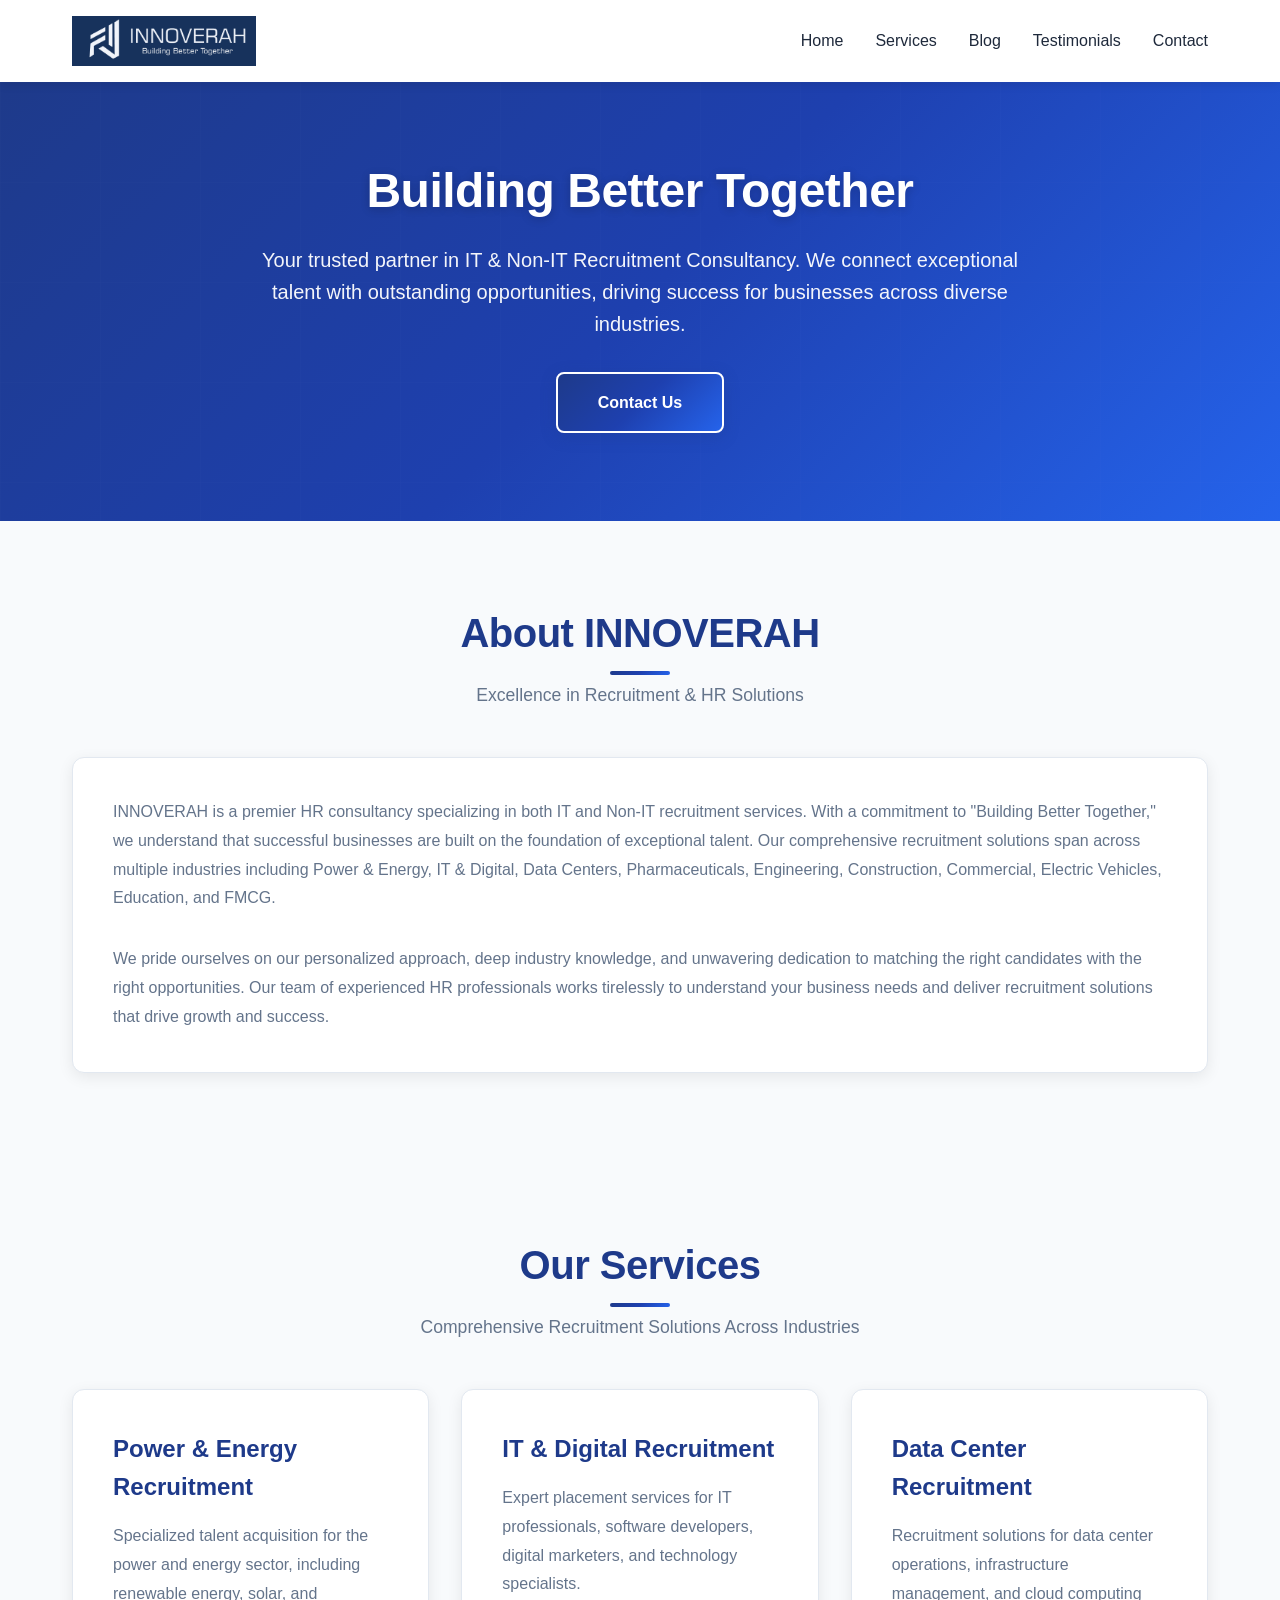
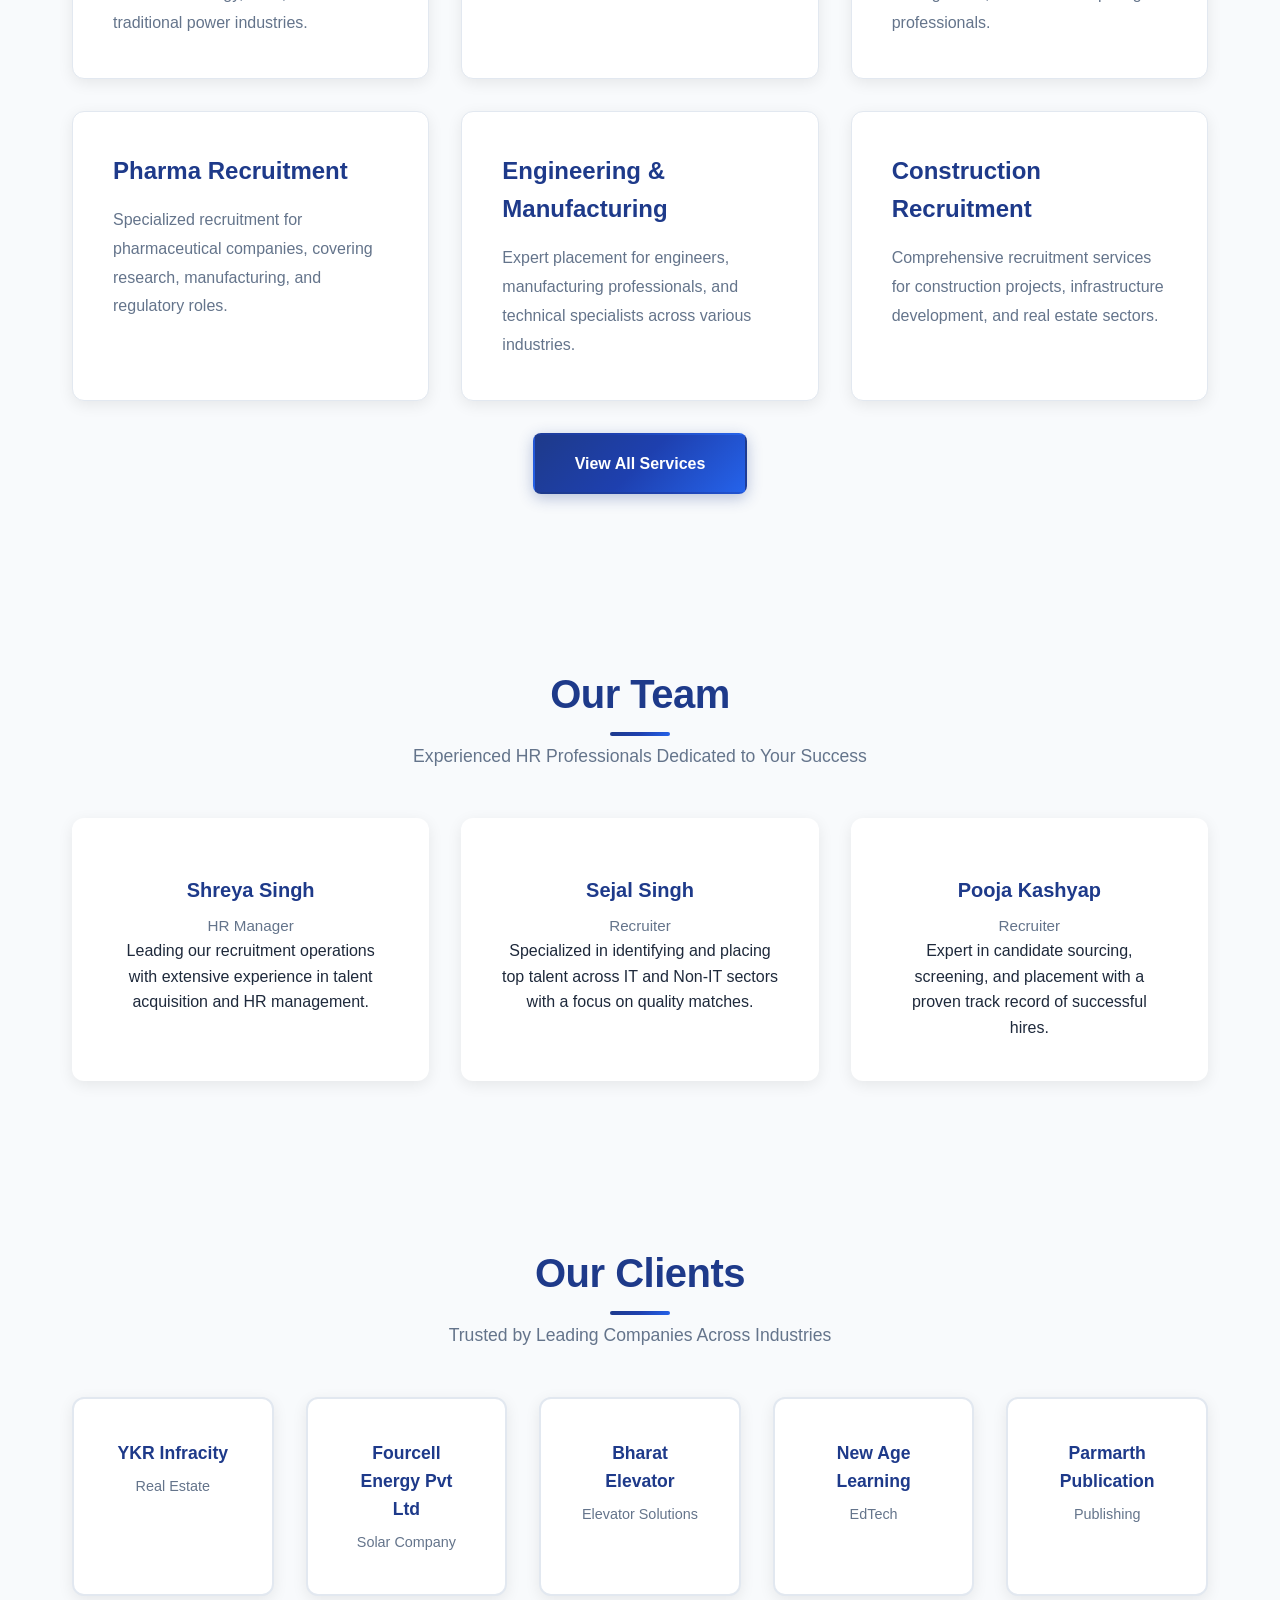
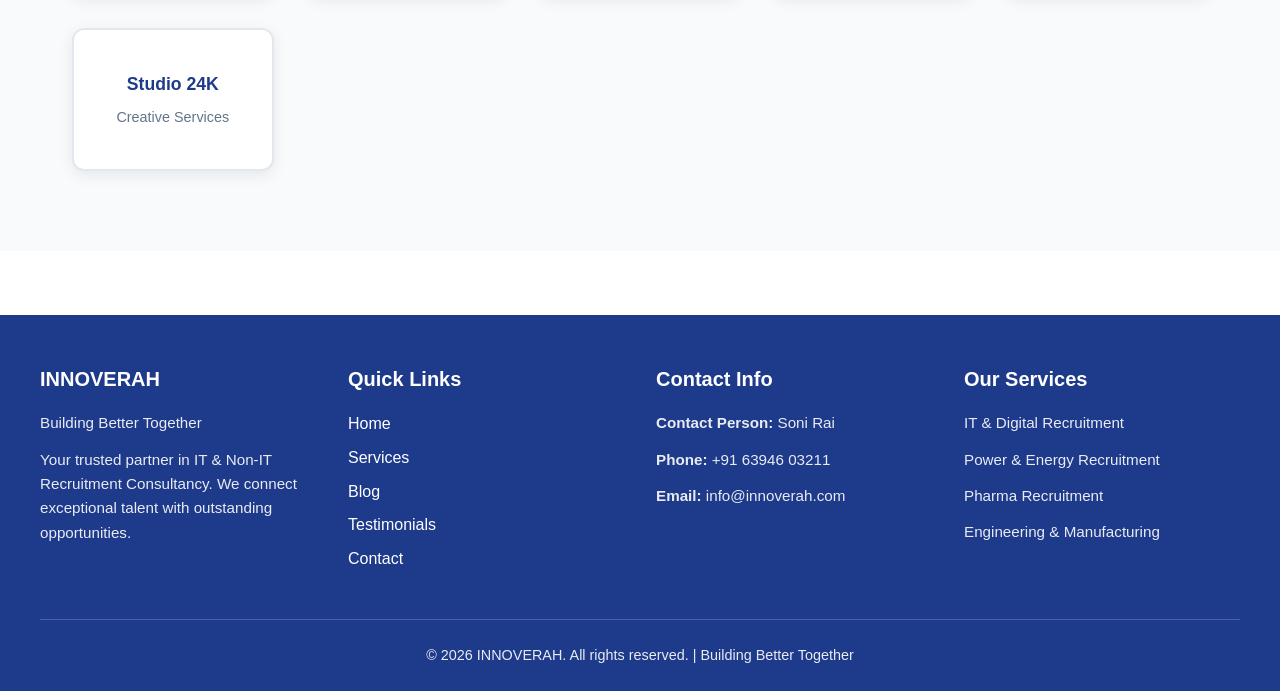
<file: index.html>
<!DOCTYPE html>
<html lang="en" itemscope itemtype="https://schema.org/Organization">
<head>
    <meta charset="UTF-8">
    <meta name="viewport" content="width=device-width, initial-scale=1.0">
    <meta http-equiv="X-UA-Compatible" content="IE=edge">
    
    <!-- Primary Meta Tags -->
    <title>INNOVERAH - Building Better Together | Premier HR Consultancy & Recruitment Services</title>
    <meta name="title" content="INNOVERAH - Building Better Together | Premier HR Consultancy & Recruitment Services">
    <meta name="description" content="INNOVERAH is a premier HR consultancy specializing in IT & Non-IT recruitment. Expert talent acquisition across Power & Energy, IT, Pharma, Engineering, Construction, EV, Education, and FMCG sectors. Building Better Together.">
    <meta name="keywords" content="HR consultancy, recruitment services, IT recruitment, non-IT recruitment, talent acquisition, HR solutions, staffing services, executive search, recruitment agency, job placement, human resources consultancy, IT staffing, engineering recruitment, pharma recruitment, power energy recruitment">
    <meta name="author" content="INNOVERAH">
    <meta name="robots" content="index, follow, max-image-preview:large, max-snippet:-1, max-video-preview:-1">
    <meta name="language" content="English">
    <meta name="revisit-after" content="7 days">
    <link rel="canonical" href="https://www.innoverah.com/index.html">
    
    <!-- Open Graph / Facebook -->
    <meta property="og:type" content="website">
    <meta property="og:url" content="https://www.innoverah.com/">
    <meta property="og:title" content="INNOVERAH - Building Better Together | Premier HR Consultancy">
    <meta property="og:description" content="Premier HR consultancy specializing in IT & Non-IT recruitment. Expert talent acquisition across multiple industries. Building Better Together.">
    <meta property="og:image" content="https://www.innoverah.com/logo.png">
    <meta property="og:image:width" content="1200">
    <meta property="og:image:height" content="630">
    <meta property="og:site_name" content="INNOVERAH">
    <meta property="og:locale" content="en_US">
    
    <!-- Twitter -->
    <meta name="twitter:card" content="summary_large_image">
    <meta name="twitter:url" content="https://www.innoverah.com/">
    <meta name="twitter:title" content="INNOVERAH - Building Better Together | Premier HR Consultancy">
    <meta name="twitter:description" content="Premier HR consultancy specializing in IT & Non-IT recruitment. Expert talent acquisition across multiple industries.">
    <meta name="twitter:image" content="https://www.innoverah.com/logo.png">
    
    <!-- Favicon -->
    <link rel="icon" type="image/png" href="logo.png">
    <link rel="apple-touch-icon" href="logo.png">
    
    <!-- Stylesheet -->
    <link rel="stylesheet" href="style.css" media="all">
    
    <!-- Preconnect for Performance -->
    <link rel="preconnect" href="https://fonts.googleapis.com">
    <link rel="dns-prefetch" href="https://www.innoverah.com">
    
    <!-- JSON-LD Structured Data -->
    <script type="application/ld+json">
    {
        "@context": "https://schema.org",
        "@type": "Organization",
        "name": "INNOVERAH",
        "alternateName": "INNOVERAH HR Consultancy",
        "url": "https://www.innoverah.com",
        "logo": "https://www.innoverah.com/logo.png",
        "description": "Premier HR consultancy specializing in IT & Non-IT recruitment services across multiple industries",
        "slogan": "Building Better Together",
        "contactPoint": {
            "@type": "ContactPoint",
            "telephone": "+91-63946-03211",
            "contactType": "Customer Service",
            "areaServed": "IN",
            "availableLanguage": "English"
        },
        "sameAs": [],
        "address": {
            "@type": "PostalAddress",
            "addressCountry": "IN"
        },
        "areaServed": {
            "@type": "Country",
            "name": "India"
        },
        "hasOfferCatalog": {
            "@type": "OfferCatalog",
            "name": "Recruitment Services",
            "itemListElement": [
                {
                    "@type": "Offer",
                    "itemOffered": {
                        "@type": "Service",
                        "name": "IT & Digital Recruitment",
                        "description": "Expert placement services for IT professionals and technology specialists"
                    }
                },
                {
                    "@type": "Offer",
                    "itemOffered": {
                        "@type": "Service",
                        "name": "Power & Energy Recruitment",
                        "description": "Specialized talent acquisition for power and energy sector"
                    }
                },
                {
                    "@type": "Offer",
                    "itemOffered": {
                        "@type": "Service",
                        "name": "Pharma Recruitment",
                        "description": "Recruitment services for pharmaceutical companies"
                    }
                }
            ]
        }
    }
    </script>
    
    <script type="application/ld+json">
    {
        "@context": "https://schema.org",
        "@type": "LocalBusiness",
        "name": "INNOVERAH",
        "image": "https://www.innoverah.com/logo.png",
        "description": "Premier HR consultancy providing IT & Non-IT recruitment services",
        "address": {
            "@type": "PostalAddress",
            "addressCountry": "IN"
        },
        "telephone": "+91-63946-03211",
        "priceRange": "$$",
        "openingHoursSpecification": {
            "@type": "OpeningHoursSpecification",
            "dayOfWeek": ["Monday", "Tuesday", "Wednesday", "Thursday", "Friday"],
            "opens": "09:00",
            "closes": "18:00"
        }
    }
    </script>
</head>
<body>
    <!-- Header -->
    <header>
        <div class="header-container">
            <a href="index.html" class="logo" aria-label="INNOVERAH Home">
                <img src="logo.png" alt="INNOVERAH - Building Better Together - HR Consultancy Logo" width="200" height="50" loading="eager">
            </a>
            <button class="menu-toggle" aria-label="Toggle menu">☰</button>
            <nav aria-label="Main navigation">
                <ul>
                    <li><a href="index.html" aria-current="page">Home</a></li>
                    <li><a href="services.html">Services</a></li>
                    <li><a href="blog.html">Blog</a></li>
                    <li><a href="testimonials.html">Testimonials</a></li>
                    <li><a href="contact.html">Contact</a></li>
                </ul>
            </nav>
        </div>
    </header>

    <!-- Main Content -->
    <main>
        <!-- Hero Section -->
        <section class="hero" itemscope itemtype="https://schema.org/Service">
            <div class="hero-content">
                <h1 itemprop="name">Building Better Together</h1>
                <p itemprop="description">Your trusted partner in IT & Non-IT Recruitment Consultancy. We connect exceptional talent with outstanding opportunities, driving success for businesses across diverse industries.</p>
                <a href="contact.html" class="btn btn-secondary" aria-label="Contact INNOVERAH for recruitment services">Contact Us</a>
            </div>
        </section>

        <!-- About Section -->
        <section class="section" itemscope itemtype="https://schema.org/AboutPage">
            <div class="container">
                <h2 class="section-title">About INNOVERAH</h2>
                <p class="section-subtitle">Excellence in Recruitment & HR Solutions</p>
                <article class="card" itemprop="mainEntity">
                    <p>INNOVERAH is a premier HR consultancy specializing in both IT and Non-IT recruitment services. With a commitment to "Building Better Together," we understand that successful businesses are built on the foundation of exceptional talent. Our comprehensive recruitment solutions span across multiple industries including Power & Energy, IT & Digital, Data Centers, Pharmaceuticals, Engineering, Construction, Commercial, Electric Vehicles, Education, and FMCG.</p>
                    <p class="mt-2">We pride ourselves on our personalized approach, deep industry knowledge, and unwavering dedication to matching the right candidates with the right opportunities. Our team of experienced HR professionals works tirelessly to understand your business needs and deliver recruitment solutions that drive growth and success.</p>
                </article>
            </div>
        </section>

        <!-- Services Overview -->
        <section class="section" style="background-color: var(--light-gray);" itemscope itemtype="https://schema.org/Service">
            <div class="container">
                <h2 class="section-title">Our Services</h2>
                <p class="section-subtitle">Comprehensive Recruitment Solutions Across Industries</p>
                <div class="card-grid" itemscope itemtype="https://schema.org/ItemList">
                    <article class="card" itemprop="itemListElement" itemscope itemtype="https://schema.org/Service">
                        <h3 itemprop="name">Power & Energy Recruitment</h3>
                        <p itemprop="description">Specialized talent acquisition for the power and energy sector, including renewable energy, solar, and traditional power industries.</p>
                    </article>
                    <article class="card" itemprop="itemListElement" itemscope itemtype="https://schema.org/Service">
                        <h3 itemprop="name">IT & Digital Recruitment</h3>
                        <p itemprop="description">Expert placement services for IT professionals, software developers, digital marketers, and technology specialists.</p>
                    </article>
                    <article class="card" itemprop="itemListElement" itemscope itemtype="https://schema.org/Service">
                        <h3 itemprop="name">Data Center Recruitment</h3>
                        <p itemprop="description">Recruitment solutions for data center operations, infrastructure management, and cloud computing professionals.</p>
                    </article>
                    <article class="card" itemprop="itemListElement" itemscope itemtype="https://schema.org/Service">
                        <h3 itemprop="name">Pharma Recruitment</h3>
                        <p itemprop="description">Specialized recruitment for pharmaceutical companies, covering research, manufacturing, and regulatory roles.</p>
                    </article>
                    <article class="card" itemprop="itemListElement" itemscope itemtype="https://schema.org/Service">
                        <h3 itemprop="name">Engineering & Manufacturing</h3>
                        <p itemprop="description">Expert placement for engineers, manufacturing professionals, and technical specialists across various industries.</p>
                    </article>
                    <article class="card" itemprop="itemListElement" itemscope itemtype="https://schema.org/Service">
                        <h3 itemprop="name">Construction Recruitment</h3>
                        <p itemprop="description">Comprehensive recruitment services for construction projects, infrastructure development, and real estate sectors.</p>
                    </article>
                </div>
                <div class="text-center mt-2">
                    <a href="services.html" class="btn" aria-label="View all recruitment services offered by INNOVERAH">View All Services</a>
                </div>
            </div>
        </section>

        <!-- Team Section -->
        <section class="section">
            <div class="container">
                <h2 class="section-title">Our Team</h2>
                <p class="section-subtitle">Experienced HR Professionals Dedicated to Your Success</p>
                <div class="team-grid" itemscope itemtype="https://schema.org/ItemList">
                    <article class="team-card" itemprop="itemListElement" itemscope itemtype="https://schema.org/Person">
                        <h3 itemprop="name">Shreya Singh</h3>
                        <p class="role" itemprop="jobTitle">HR Manager</p>
                        <p itemprop="description">Leading our recruitment operations with extensive experience in talent acquisition and HR management.</p>
                    </article>
                    <article class="team-card" itemprop="itemListElement" itemscope itemtype="https://schema.org/Person">
                        <h3 itemprop="name">Sejal Singh</h3>
                        <p class="role" itemprop="jobTitle">Recruiter</p>
                        <p itemprop="description">Specialized in identifying and placing top talent across IT and Non-IT sectors with a focus on quality matches.</p>
                    </article>
                    <article class="team-card" itemprop="itemListElement" itemscope itemtype="https://schema.org/Person">
                        <h3 itemprop="name">Pooja Kashyap</h3>
                        <p class="role" itemprop="jobTitle">Recruiter</p>
                        <p itemprop="description">Expert in candidate sourcing, screening, and placement with a proven track record of successful hires.</p>
                    </article>
                </div>
            </div>
        </section>

        <!-- Clients Section -->
        <section class="section" style="background-color: var(--light-gray);">
            <div class="container">
                <h2 class="section-title">Our Clients</h2>
                <p class="section-subtitle">Trusted by Leading Companies Across Industries</p>
                <div class="clients-grid">
                    <div class="client-card">
                        <h3>YKR Infracity</h3>
                        <p>Real Estate</p>
                    </div>
                    <div class="client-card">
                        <h3>Fourcell Energy Pvt Ltd</h3>
                        <p>Solar Company</p>
                    </div>
                    <div class="client-card">
                        <h3>Bharat Elevator</h3>
                        <p>Elevator Solutions</p>
                    </div>
                    <div class="client-card">
                        <h3>New Age Learning</h3>
                        <p>EdTech</p>
                    </div>
                    <div class="client-card">
                        <h3>Parmarth Publication</h3>
                        <p>Publishing</p>
                    </div>
                    <div class="client-card">
                        <h3>Studio 24K</h3>
                        <p>Creative Services</p>
                    </div>
                </div>
            </div>
        </section>
    </main>

    <!-- Footer -->
    <footer>
        <div class="footer-content">
            <div class="footer-main">
                <div class="footer-section">
                    <h4>INNOVERAH</h4>
                    <p>Building Better Together</p>
                    <p>Your trusted partner in IT & Non-IT Recruitment Consultancy. We connect exceptional talent with outstanding opportunities.</p>
                </div>
                <div class="footer-section">
                    <h4>Quick Links</h4>
                    <div class="footer-nav">
                        <a href="index.html">Home</a>
                        <a href="services.html">Services</a>
                        <a href="blog.html">Blog</a>
                        <a href="testimonials.html">Testimonials</a>
                        <a href="contact.html">Contact</a>
                    </div>
                </div>
                <div class="footer-section">
                    <h4>Contact Info</h4>
                    <p><strong>Contact Person:</strong> Soni Rai</p>
                    <p><strong>Phone:</strong> <a href="tel:+916394603211">+91 63946 03211</a></p>
                    <p><strong>Email:</strong> <a href="mailto:info@innoverah.com">info@innoverah.com</a></p>
                </div>
                <div class="footer-section">
                    <h4>Our Services</h4>
                    <p>IT & Digital Recruitment</p>
                    <p>Power & Energy Recruitment</p>
                    <p>Pharma Recruitment</p>
                    <p>Engineering & Manufacturing</p>
                </div>
            </div>
            <div class="footer-bottom">
                <p>&copy; 2026 INNOVERAH. All rights reserved. | Building Better Together</p>
            </div>
        </div>
    </footer>

    <script src="script.js"></script>
</body>
</html>
</file>
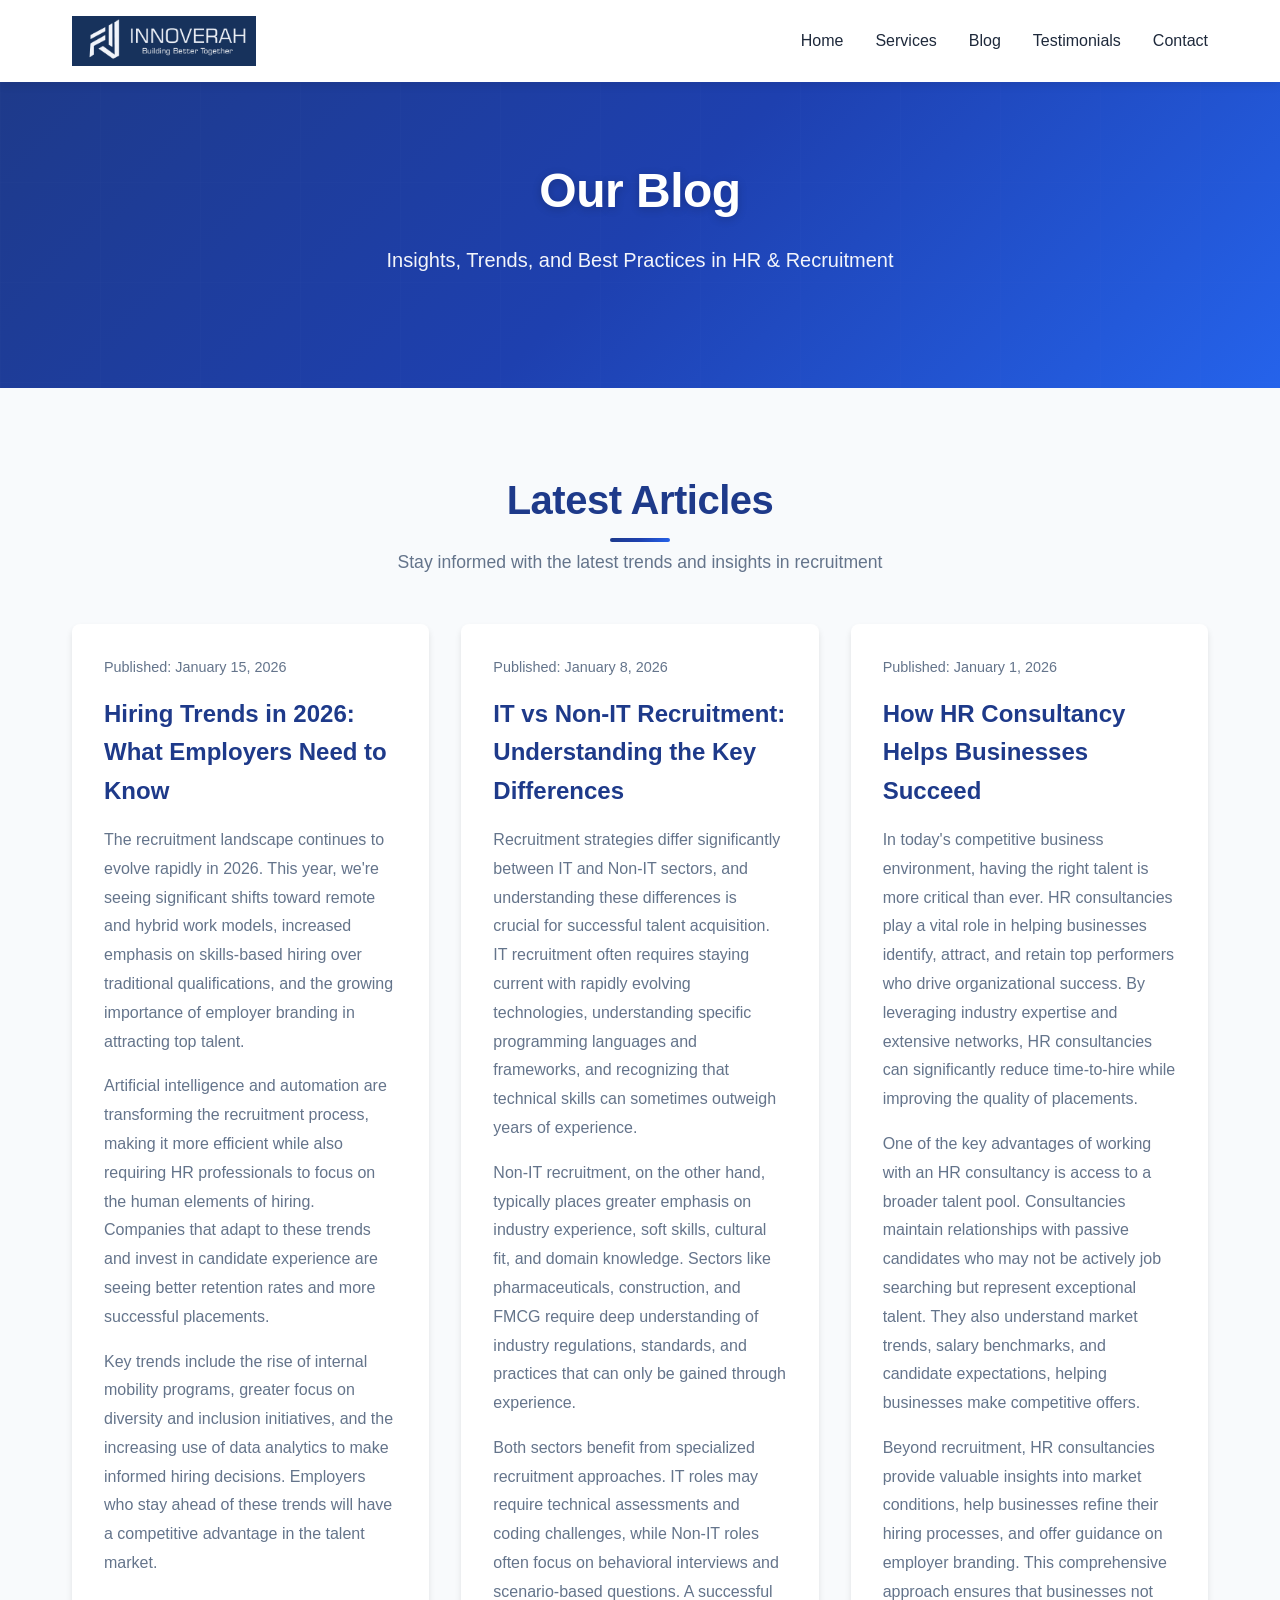
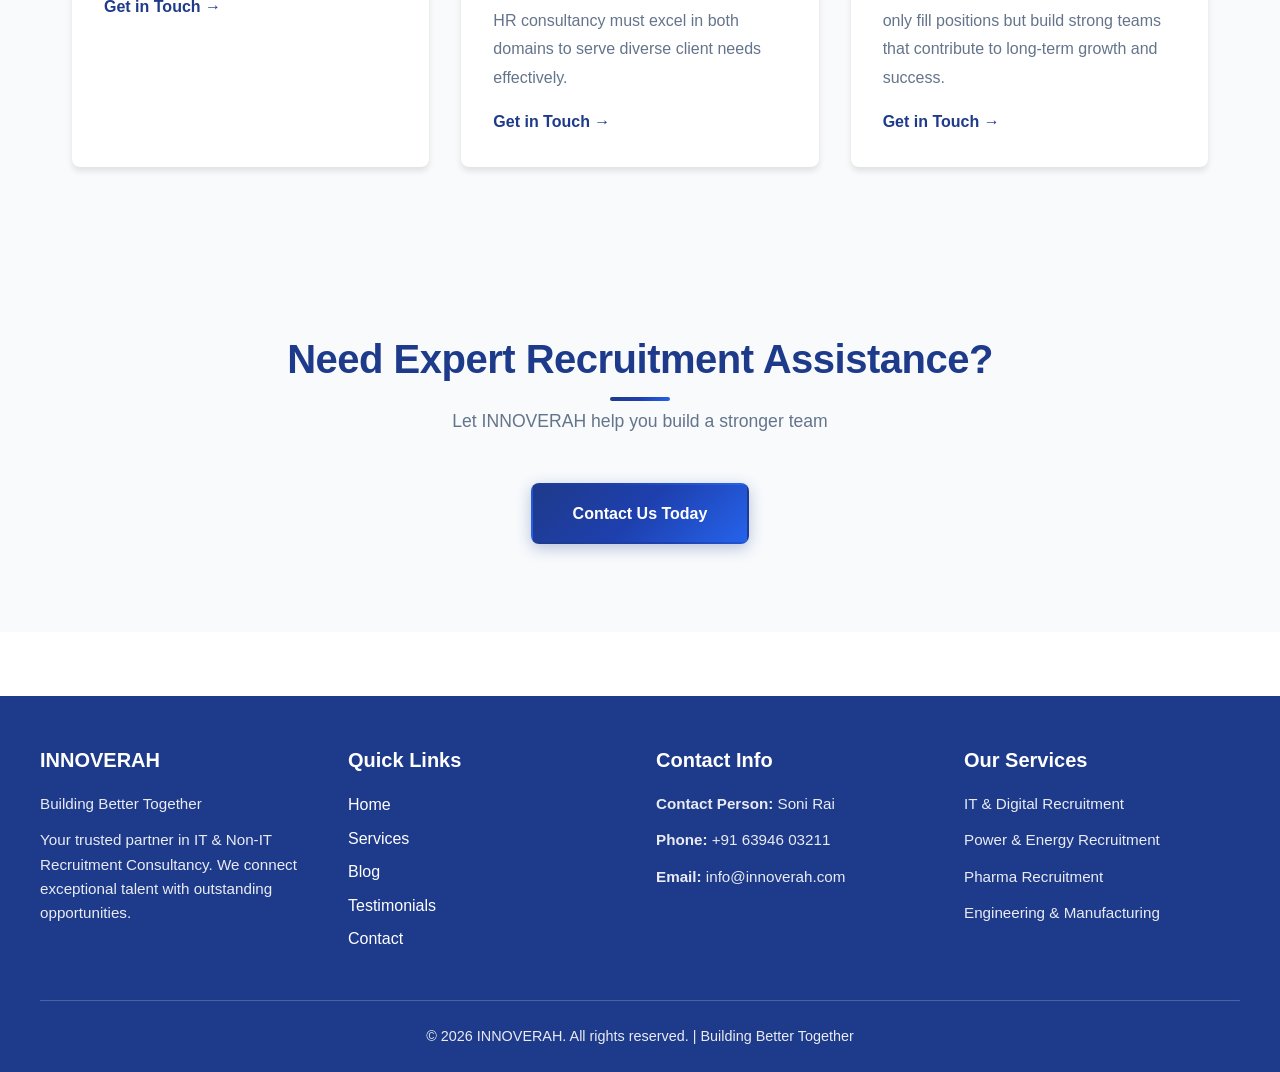
<file: blog.html>
<!DOCTYPE html>
<html lang="en" itemscope itemtype="https://schema.org/Blog">
<head>
    <meta charset="UTF-8">
    <meta name="viewport" content="width=device-width, initial-scale=1.0">
    <meta http-equiv="X-UA-Compatible" content="IE=edge">
    
    <!-- Primary Meta Tags -->
    <title>HR & Recruitment Blog - INNOVERAH | Hiring Trends & Industry Insights</title>
    <meta name="title" content="HR & Recruitment Blog - INNOVERAH | Hiring Trends & Insights">
    <meta name="description" content="HR and recruitment insights from INNOVERAH. Read about hiring trends in 2026, IT vs Non-IT recruitment, and how HR consultancy helps businesses succeed. Expert articles on talent acquisition.">
    <meta name="keywords" content="HR blog, recruitment trends, hiring tips, HR consultancy, talent acquisition, recruitment strategies, hiring trends 2026, IT recruitment, non-IT recruitment, HR insights">
    <meta name="author" content="INNOVERAH">
    <meta name="robots" content="index, follow, max-image-preview:large, max-snippet:-1, max-video-preview:-1">
    <link rel="canonical" href="https://www.innoverah.com/blog.html">
    
    <!-- Open Graph / Facebook -->
    <meta property="og:type" content="website">
    <meta property="og:url" content="https://www.innoverah.com/blog.html">
    <meta property="og:title" content="HR & Recruitment Blog - INNOVERAH">
    <meta property="og:description" content="Expert HR and recruitment insights, hiring trends, and industry best practices.">
    <meta property="og:image" content="https://www.innoverah.com/logo.png">
    
    <!-- Twitter -->
    <meta name="twitter:card" content="summary_large_image">
    <meta name="twitter:title" content="HR & Recruitment Blog - INNOVERAH">
    <meta name="twitter:description" content="Expert HR and recruitment insights">
    <meta name="twitter:image" content="https://www.innoverah.com/logo.png">
    
    <link rel="icon" type="image/png" href="logo.png">
    <link rel="stylesheet" href="style.css">
    
    <!-- JSON-LD Structured Data -->
    <script type="application/ld+json">
    {
        "@context": "https://schema.org",
        "@type": "Blog",
        "name": "INNOVERAH HR Blog",
        "description": "HR and recruitment insights, trends, and best practices",
        "publisher": {
            "@type": "Organization",
            "name": "INNOVERAH",
            "logo": {
                "@type": "ImageObject",
                "url": "https://www.innoverah.com/logo.png"
            }
        },
        "blogPost": [
            {
                "@type": "BlogPosting",
                "headline": "Hiring Trends in 2026: What Employers Need to Know",
                "datePublished": "2026-01-15",
                "author": {
                    "@type": "Organization",
                    "name": "INNOVERAH"
                }
            },
            {
                "@type": "BlogPosting",
                "headline": "IT vs Non-IT Recruitment: Understanding the Key Differences",
                "datePublished": "2026-01-08",
                "author": {
                    "@type": "Organization",
                    "name": "INNOVERAH"
                }
            },
            {
                "@type": "BlogPosting",
                "headline": "How HR Consultancy Helps Businesses Succeed",
                "datePublished": "2026-01-01",
                "author": {
                    "@type": "Organization",
                    "name": "INNOVERAH"
                }
            }
        ]
    }
    </script>
</head>
<body>
    <!-- Header -->
    <header>
        <div class="header-container">
            <a href="index.html" class="logo" aria-label="INNOVERAH Home">
                <img src="logo.png" alt="INNOVERAH - Building Better Together - HR Consultancy Logo" width="200" height="50" loading="eager">
            </a>
            <button class="menu-toggle" aria-label="Toggle menu">☰</button>
            <nav>
                <ul>
                    <li><a href="index.html">Home</a></li>
                    <li><a href="services.html">Services</a></li>
                    <li><a href="blog.html">Blog</a></li>
                    <li><a href="testimonials.html">Testimonials</a></li>
                    <li><a href="contact.html">Contact</a></li>
                </ul>
            </nav>
        </div>
    </header>

    <!-- Main Content -->
    <main>
        <!-- Hero Section -->
        <section class="hero">
            <div class="hero-content">
                <h1>Our Blog</h1>
                <p>Insights, Trends, and Best Practices in HR & Recruitment</p>
            </div>
        </section>

        <!-- Blog Posts Section -->
        <section class="section">
            <div class="container">
                <h2 class="section-title">Latest Articles</h2>
                <p class="section-subtitle">Stay informed with the latest trends and insights in recruitment</p>
                
                <div class="blog-grid">
                    <!-- Blog Post 1 -->
                    <article class="blog-card" itemscope itemtype="https://schema.org/BlogPosting">
                        <div class="blog-card-content">
                            <time class="date" datetime="2026-01-15" itemprop="datePublished">Published: January 15, 2026</time>
                            <h3 itemprop="headline">Hiring Trends in 2026: What Employers Need to Know</h3>
                            <p>The recruitment landscape continues to evolve rapidly in 2026. This year, we're seeing significant shifts toward remote and hybrid work models, increased emphasis on skills-based hiring over traditional qualifications, and the growing importance of employer branding in attracting top talent.</p>
                            <p>Artificial intelligence and automation are transforming the recruitment process, making it more efficient while also requiring HR professionals to focus on the human elements of hiring. Companies that adapt to these trends and invest in candidate experience are seeing better retention rates and more successful placements.</p>
                            <p>Key trends include the rise of internal mobility programs, greater focus on diversity and inclusion initiatives, and the increasing use of data analytics to make informed hiring decisions. Employers who stay ahead of these trends will have a competitive advantage in the talent market.</p>
                            <a href="contact.html" class="read-more" aria-label="Contact INNOVERAH for recruitment services">Get in Touch →</a>
                        </div>
                    </article>

                    <!-- Blog Post 2 -->
                    <article class="blog-card" itemscope itemtype="https://schema.org/BlogPosting">
                        <div class="blog-card-content">
                            <time class="date" datetime="2026-01-08" itemprop="datePublished">Published: January 8, 2026</time>
                            <h3 itemprop="headline">IT vs Non-IT Recruitment: Understanding the Key Differences</h3>
                            <p>Recruitment strategies differ significantly between IT and Non-IT sectors, and understanding these differences is crucial for successful talent acquisition. IT recruitment often requires staying current with rapidly evolving technologies, understanding specific programming languages and frameworks, and recognizing that technical skills can sometimes outweigh years of experience.</p>
                            <p>Non-IT recruitment, on the other hand, typically places greater emphasis on industry experience, soft skills, cultural fit, and domain knowledge. Sectors like pharmaceuticals, construction, and FMCG require deep understanding of industry regulations, standards, and practices that can only be gained through experience.</p>
                            <p>Both sectors benefit from specialized recruitment approaches. IT roles may require technical assessments and coding challenges, while Non-IT roles often focus on behavioral interviews and scenario-based questions. A successful HR consultancy must excel in both domains to serve diverse client needs effectively.</p>
                            <a href="contact.html" class="read-more" aria-label="Contact INNOVERAH for recruitment services">Get in Touch →</a>
                        </div>
                    </article>

                    <!-- Blog Post 3 -->
                    <article class="blog-card" itemscope itemtype="https://schema.org/BlogPosting">
                        <div class="blog-card-content">
                            <time class="date" datetime="2026-01-01" itemprop="datePublished">Published: January 1, 2026</time>
                            <h3 itemprop="headline">How HR Consultancy Helps Businesses Succeed</h3>
                            <p>In today's competitive business environment, having the right talent is more critical than ever. HR consultancies play a vital role in helping businesses identify, attract, and retain top performers who drive organizational success. By leveraging industry expertise and extensive networks, HR consultancies can significantly reduce time-to-hire while improving the quality of placements.</p>
                            <p>One of the key advantages of working with an HR consultancy is access to a broader talent pool. Consultancies maintain relationships with passive candidates who may not be actively job searching but represent exceptional talent. They also understand market trends, salary benchmarks, and candidate expectations, helping businesses make competitive offers.</p>
                            <p>Beyond recruitment, HR consultancies provide valuable insights into market conditions, help businesses refine their hiring processes, and offer guidance on employer branding. This comprehensive approach ensures that businesses not only fill positions but build strong teams that contribute to long-term growth and success.</p>
                            <a href="contact.html" class="read-more" aria-label="Contact INNOVERAH for recruitment services">Get in Touch →</a>
                        </div>
                    </article>
                </div>
            </div>
        </section>

        <!-- CTA Section -->
        <section class="section" style="background-color: var(--light-gray);">
            <div class="container text-center">
                <h2 class="section-title">Need Expert Recruitment Assistance?</h2>
                <p class="section-subtitle">Let INNOVERAH help you build a stronger team</p>
                <a href="contact.html" class="btn">Contact Us Today</a>
            </div>
        </section>
    </main>

    <!-- Footer -->
    <footer>
        <div class="footer-content">
            <div class="footer-main">
                <div class="footer-section">
                    <h4>INNOVERAH</h4>
                    <p>Building Better Together</p>
                    <p>Your trusted partner in IT & Non-IT Recruitment Consultancy. We connect exceptional talent with outstanding opportunities.</p>
                </div>
                <div class="footer-section">
                    <h4>Quick Links</h4>
                    <div class="footer-nav">
                        <a href="index.html">Home</a>
                        <a href="services.html">Services</a>
                        <a href="blog.html">Blog</a>
                        <a href="testimonials.html">Testimonials</a>
                        <a href="contact.html">Contact</a>
                    </div>
                </div>
                <div class="footer-section">
                    <h4>Contact Info</h4>
                    <p><strong>Contact Person:</strong> Soni Rai</p>
                    <p><strong>Phone:</strong> <a href="tel:+916394603211">+91 63946 03211</a></p>
                    <p><strong>Email:</strong> <a href="mailto:info@innoverah.com">info@innoverah.com</a></p>
                </div>
                <div class="footer-section">
                    <h4>Our Services</h4>
                    <p>IT & Digital Recruitment</p>
                    <p>Power & Energy Recruitment</p>
                    <p>Pharma Recruitment</p>
                    <p>Engineering & Manufacturing</p>
                </div>
            </div>
            <div class="footer-bottom">
                <p>&copy; 2026 INNOVERAH. All rights reserved. | Building Better Together</p>
            </div>
        </div>
    </footer>

    <script src="script.js"></script>
</body>
</html>
</file>
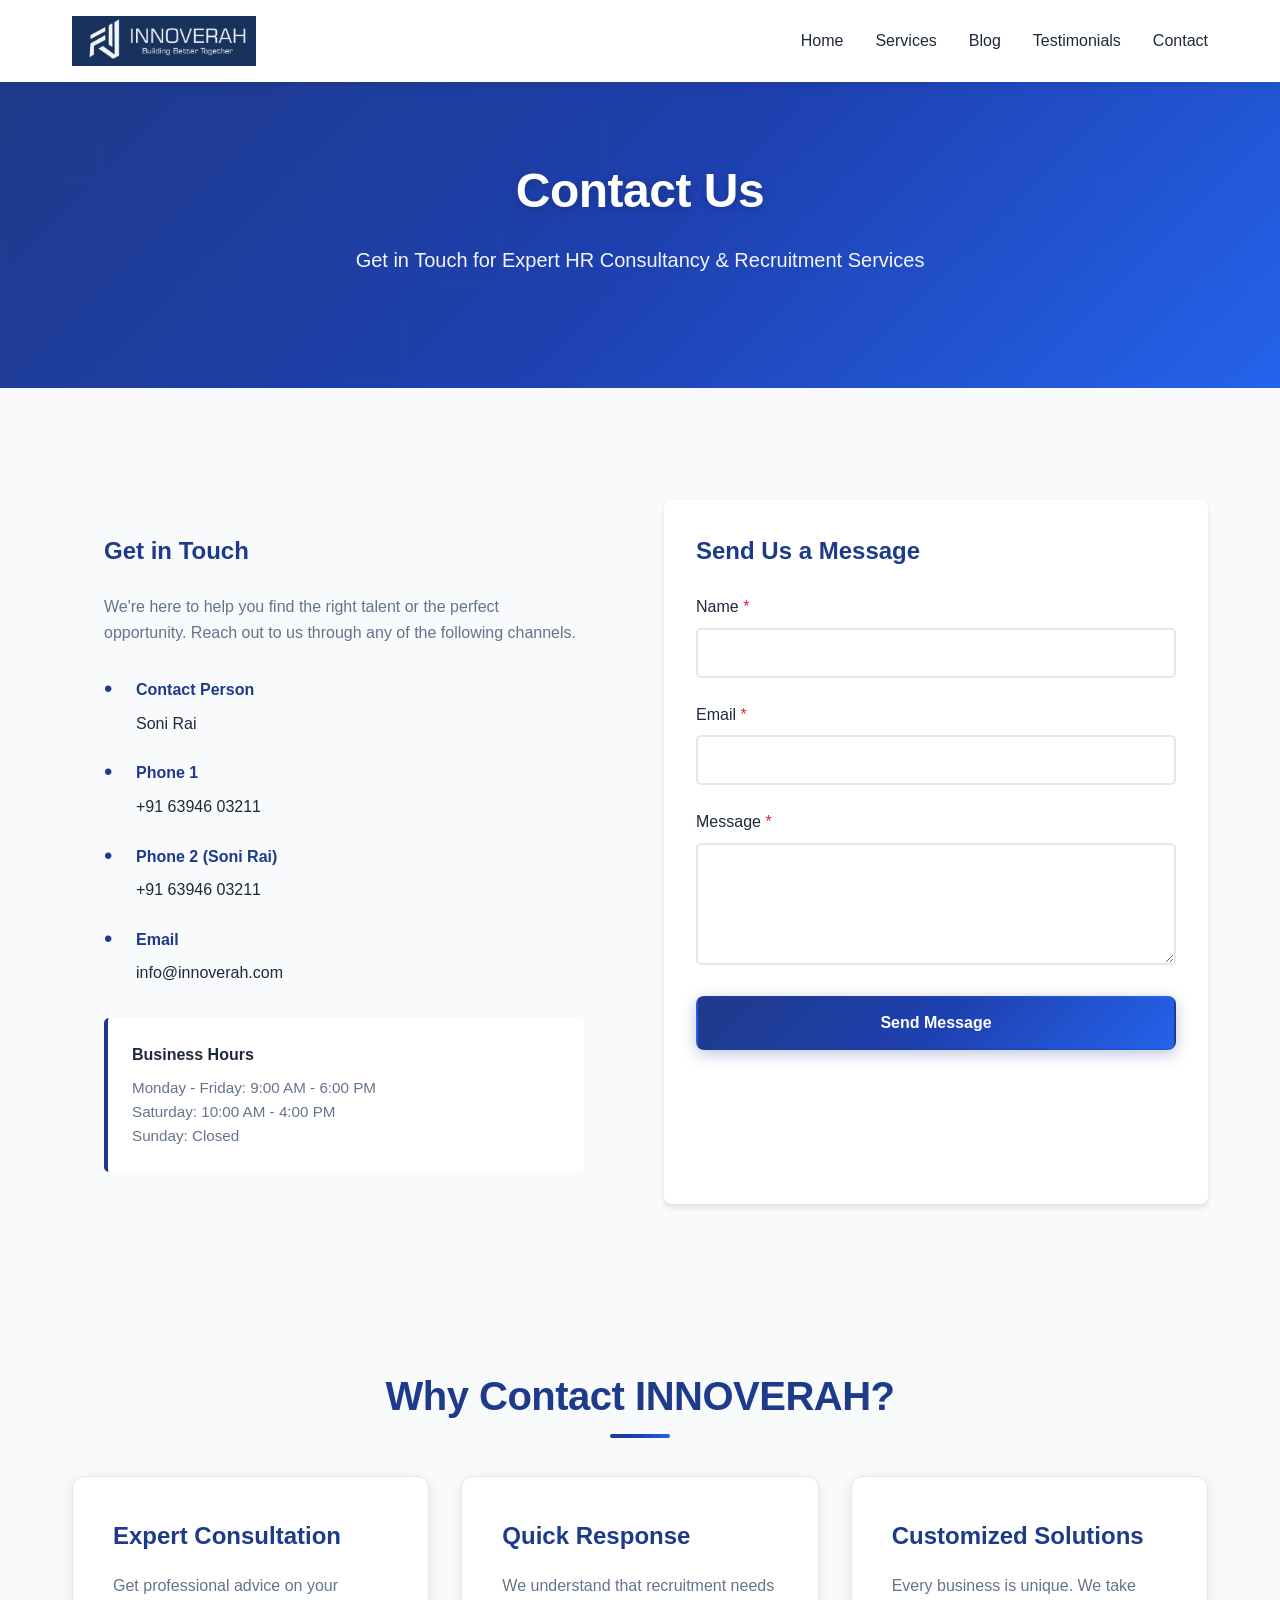
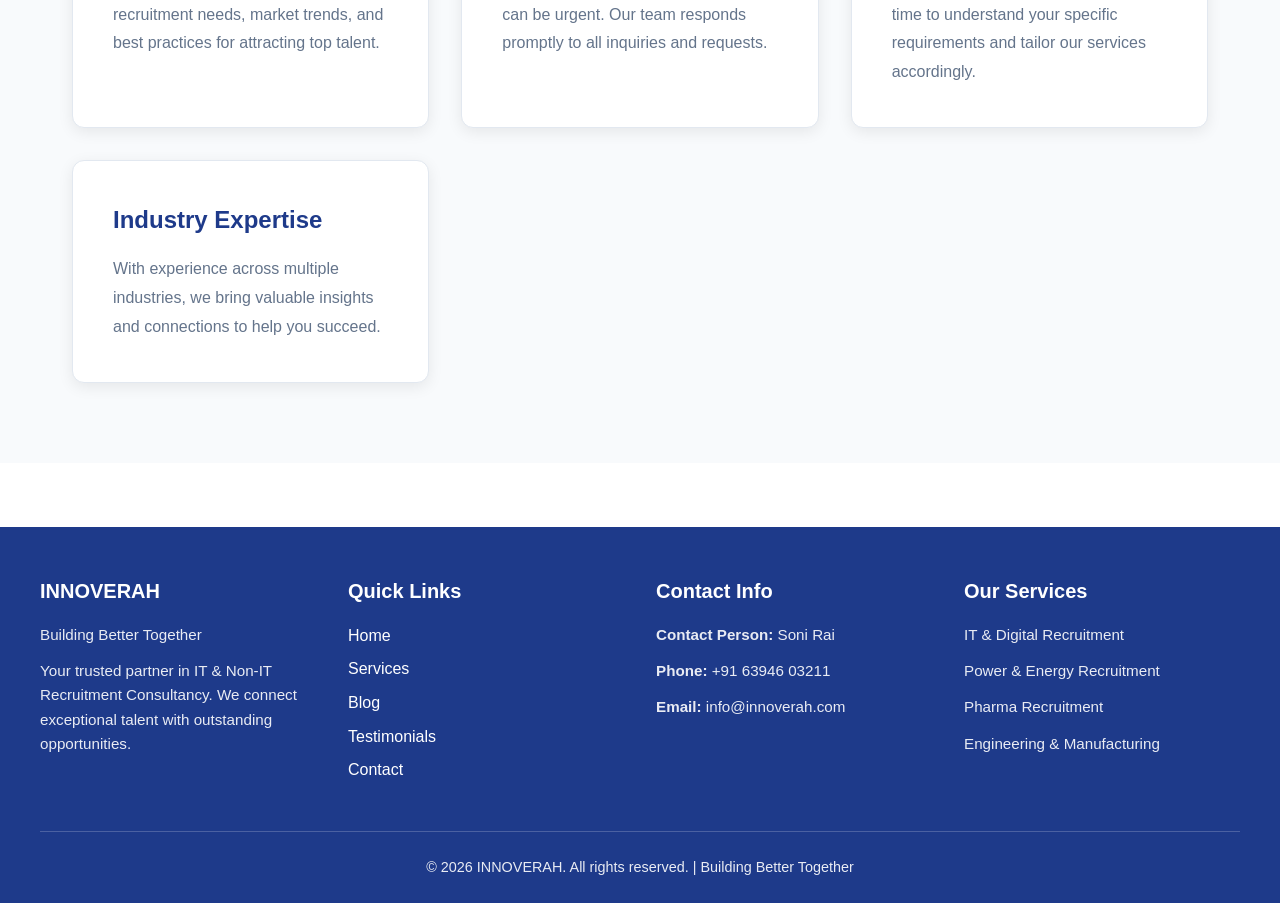
<file: contact.html>
<!DOCTYPE html>
<html lang="en" itemscope itemtype="https://schema.org/ContactPage">
<head>
    <meta charset="UTF-8">
    <meta name="viewport" content="width=device-width, initial-scale=1.0">
    <meta http-equiv="X-UA-Compatible" content="IE=edge">
    
    <!-- Primary Meta Tags -->
    <title>Contact Us - INNOVERAH | Get in Touch for Recruitment Services</title>
    <meta name="title" content="Contact Us - INNOVERAH | HR Consultancy & Recruitment Services">
    <meta name="description" content="Contact INNOVERAH for expert HR consultancy and recruitment services. Reach out to Soni Rai at +91 63946 03211 for IT & Non-IT recruitment solutions. Get in touch today!">
    <meta name="keywords" content="contact INNOVERAH, HR consultancy contact, recruitment services, contact Soni Rai, INNOVERAH phone number, HR consultancy India, recruitment contact">
    <meta name="author" content="INNOVERAH">
    <meta name="robots" content="index, follow, max-image-preview:large, max-snippet:-1, max-video-preview:-1">
    <link rel="canonical" href="https://www.innoverah.com/contact.html">
    
    <!-- Open Graph / Facebook -->
    <meta property="og:type" content="website">
    <meta property="og:url" content="https://www.innoverah.com/contact.html">
    <meta property="og:title" content="Contact Us - INNOVERAH">
    <meta property="og:description" content="Get in touch with INNOVERAH for expert HR consultancy and recruitment services.">
    <meta property="og:image" content="https://www.innoverah.com/logo.png">
    
    <!-- Twitter -->
    <meta name="twitter:card" content="summary_large_image">
    <meta name="twitter:title" content="Contact Us - INNOVERAH">
    <meta name="twitter:description" content="Contact INNOVERAH for recruitment services">
    <meta name="twitter:image" content="https://www.innoverah.com/logo.png">
    
    <link rel="icon" type="image/png" href="logo.png">
    <link rel="stylesheet" href="style.css">
    
    <!-- JSON-LD Structured Data -->
    <script type="application/ld+json">
    {
        "@context": "https://schema.org",
        "@type": "ContactPage",
        "mainEntity": {
            "@type": "Organization",
            "name": "INNOVERAH",
            "contactPoint": {
                "@type": "ContactPoint",
                "telephone": "+91-63946-03211",
                "contactType": "Customer Service",
                "availableLanguage": "English",
                "areaServed": "IN"
            }
        }
    }
    </script>
</head>
<body>
    <!-- Header -->
    <header>
        <div class="header-container">
            <a href="index.html" class="logo" aria-label="INNOVERAH Home">
                <img src="logo.png" alt="INNOVERAH - Building Better Together - HR Consultancy Logo" width="200" height="50" loading="eager">
            </a>
            <button class="menu-toggle" aria-label="Toggle menu">☰</button>
            <nav>
                <ul>
                    <li><a href="index.html">Home</a></li>
                    <li><a href="services.html">Services</a></li>
                    <li><a href="blog.html">Blog</a></li>
                    <li><a href="testimonials.html">Testimonials</a></li>
                    <li><a href="contact.html">Contact</a></li>
                </ul>
            </nav>
        </div>
    </header>

    <!-- Main Content -->
    <main>
        <!-- Hero Section -->
        <section class="hero">
            <div class="hero-content">
                <h1>Contact Us</h1>
                <p>Get in Touch for Expert HR Consultancy & Recruitment Services</p>
            </div>
        </section>

        <!-- Contact Section -->
        <section class="section">
            <div class="container">
                <div class="contact-container">
                    <!-- Contact Information -->
                    <div class="contact-info">
                        <h3>Get in Touch</h3>
                        <p style="margin-bottom: 2rem; color: var(--gray);">We're here to help you find the right talent or the perfect opportunity. Reach out to us through any of the following channels.</p>
                        
                        <div class="contact-detail">
                            <strong>Contact Person</strong>
                            <span>Soni Rai</span>
                        </div>

                        <div class="contact-detail">
                            <strong>Phone 1</strong>
                            <a href="tel:+916394603211">+91 63946 03211</a>
                        </div>

                        <div class="contact-detail">
                            <strong>Phone 2 (Soni Rai)</strong>
                            <a href="tel:+916394603211">+91 63946 03211</a>
                        </div>

                        <div class="contact-detail">
                            <strong>Email</strong>
                            <a href="mailto:info@innoverah.com">info@innoverah.com</a>
                        </div>

                        <div style="margin-top: 2rem; padding: 1.5rem; background-color: var(--white); border-radius: 5px; border-left: 4px solid var(--primary-blue);">
                            <p style="color: var(--text-dark); margin-bottom: 0.5rem;"><strong>Business Hours</strong></p>
                            <p style="color: var(--gray); font-size: 0.95rem;">Monday - Friday: 9:00 AM - 6:00 PM<br>Saturday: 10:00 AM - 4:00 PM<br>Sunday: Closed</p>
                        </div>
                    </div>

                    <!-- Contact Form -->
                    <div class="contact-form">
                        <h3>Send Us a Message</h3>
                        <div id="formAlert" class="alert"></div>
                        <form id="contactForm" action="#" method="post">
                            <div class="form-group">
                                <label for="name">Name <span style="color: #dc2626;">*</span></label>
                                <input type="text" id="name" name="name" required>
                                <div class="error"></div>
                            </div>

                            <div class="form-group">
                                <label for="email">Email <span style="color: #dc2626;">*</span></label>
                                <input type="email" id="email" name="email" required>
                                <div class="error"></div>
                            </div>

                            <div class="form-group">
                                <label for="message">Message <span style="color: #dc2626;">*</span></label>
                                <textarea id="message" name="message" rows="5" required></textarea>
                                <div class="error"></div>
                            </div>

                            <button type="submit" class="btn" style="width: 100%;">Send Message</button>
                        </form>
                    </div>
                </div>
            </div>
        </section>

        <!-- Additional Info Section -->
        <section class="section" style="background-color: var(--light-gray);">
            <div class="container">
                <h2 class="section-title">Why Contact INNOVERAH?</h2>
                <div class="card-grid">
                    <div class="card">
                        <h3>Expert Consultation</h3>
                        <p>Get professional advice on your recruitment needs, market trends, and best practices for attracting top talent.</p>
                    </div>
                    <div class="card">
                        <h3>Quick Response</h3>
                        <p>We understand that recruitment needs can be urgent. Our team responds promptly to all inquiries and requests.</p>
                    </div>
                    <div class="card">
                        <h3>Customized Solutions</h3>
                        <p>Every business is unique. We take time to understand your specific requirements and tailor our services accordingly.</p>
                    </div>
                    <div class="card">
                        <h3>Industry Expertise</h3>
                        <p>With experience across multiple industries, we bring valuable insights and connections to help you succeed.</p>
                    </div>
                </div>
            </div>
        </section>
    </main>

    <!-- Footer -->
    <footer>
        <div class="footer-content">
            <div class="footer-main">
                <div class="footer-section">
                    <h4>INNOVERAH</h4>
                    <p>Building Better Together</p>
                    <p>Your trusted partner in IT & Non-IT Recruitment Consultancy. We connect exceptional talent with outstanding opportunities.</p>
                </div>
                <div class="footer-section">
                    <h4>Quick Links</h4>
                    <div class="footer-nav">
                        <a href="index.html">Home</a>
                        <a href="services.html">Services</a>
                        <a href="blog.html">Blog</a>
                        <a href="testimonials.html">Testimonials</a>
                        <a href="contact.html">Contact</a>
                    </div>
                </div>
                <div class="footer-section">
                    <h4>Contact Info</h4>
                    <p><strong>Contact Person:</strong> Soni Rai</p>
                    <p><strong>Phone:</strong> <a href="tel:+916394603211">+91 63946 03211</a></p>
                    <p><strong>Email:</strong> <a href="mailto:info@innoverah.com">info@innoverah.com</a></p>
                </div>
                <div class="footer-section">
                    <h4>Our Services</h4>
                    <p>IT & Digital Recruitment</p>
                    <p>Power & Energy Recruitment</p>
                    <p>Pharma Recruitment</p>
                    <p>Engineering & Manufacturing</p>
                </div>
            </div>
            <div class="footer-bottom">
                <p>&copy; 2026 INNOVERAH. All rights reserved. | Building Better Together</p>
            </div>
        </div>
    </footer>

    <script src="script.js"></script>
</body>
</html>
</file>
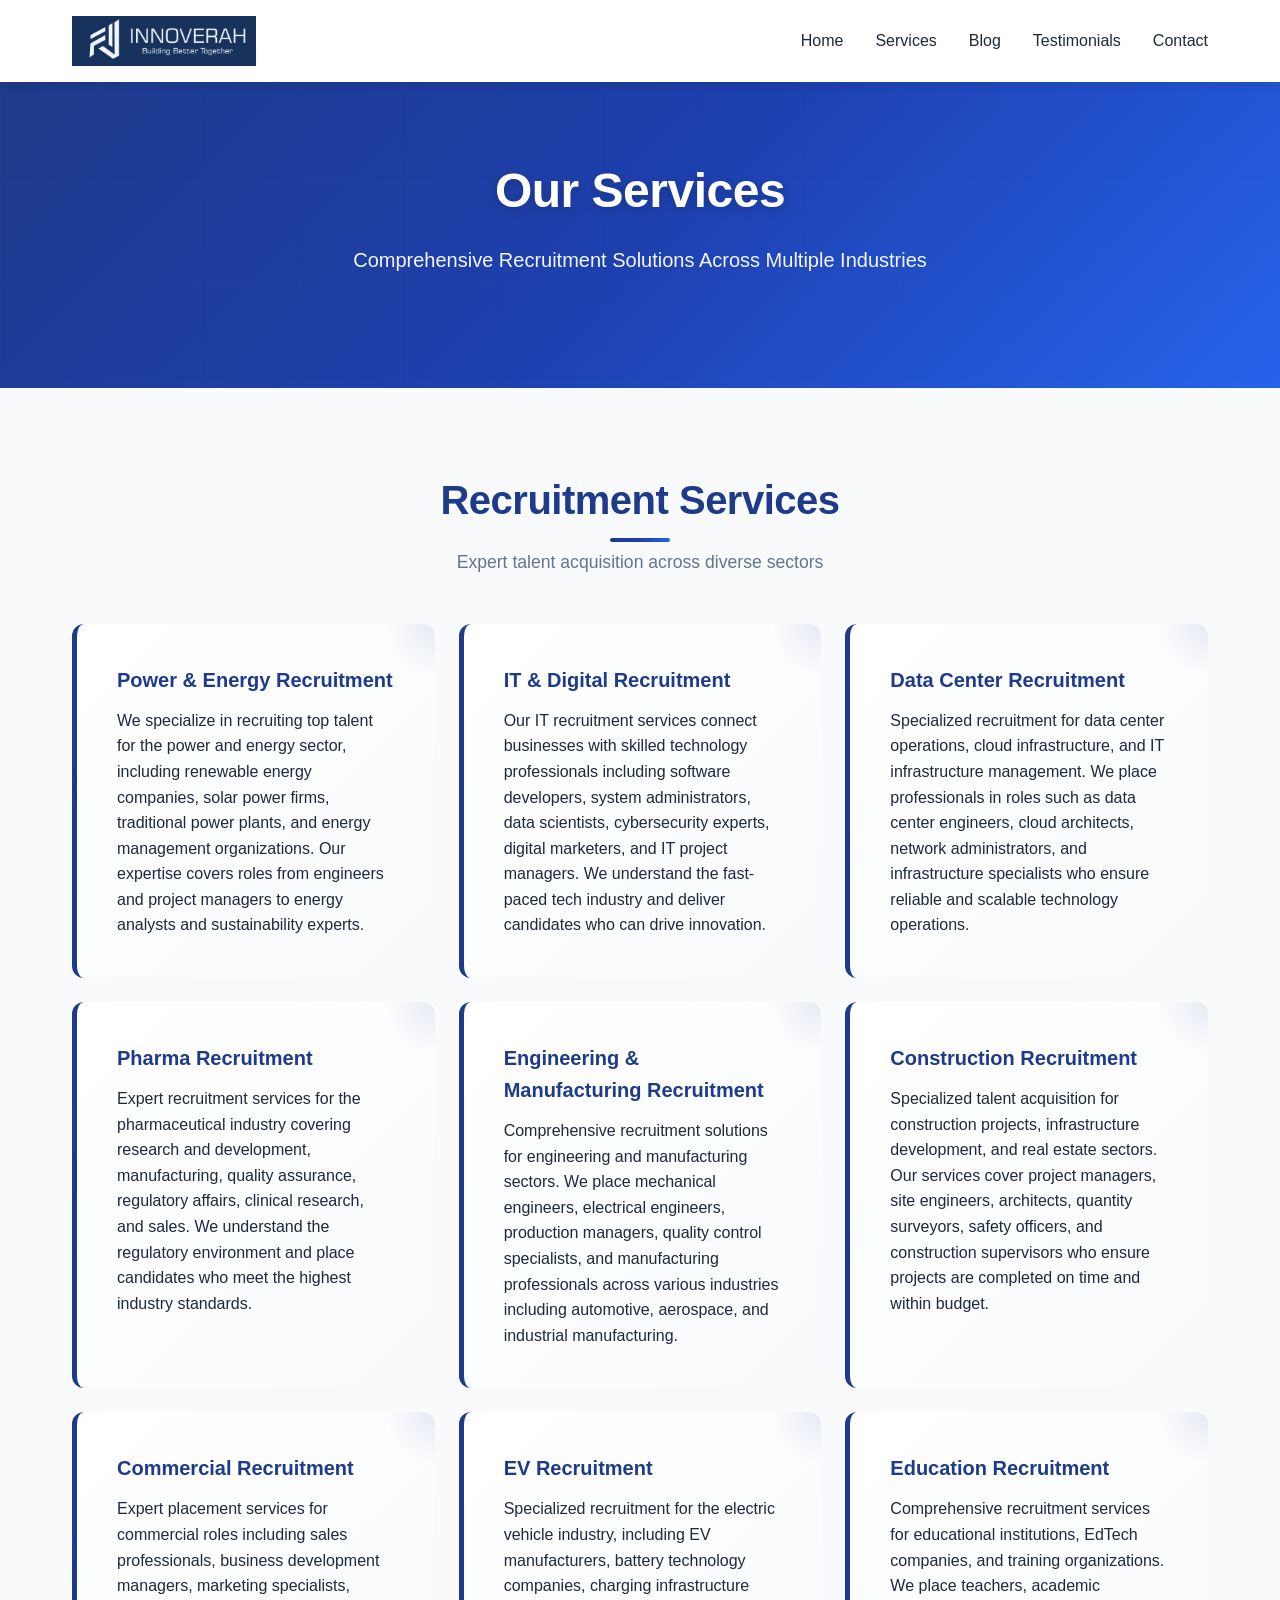
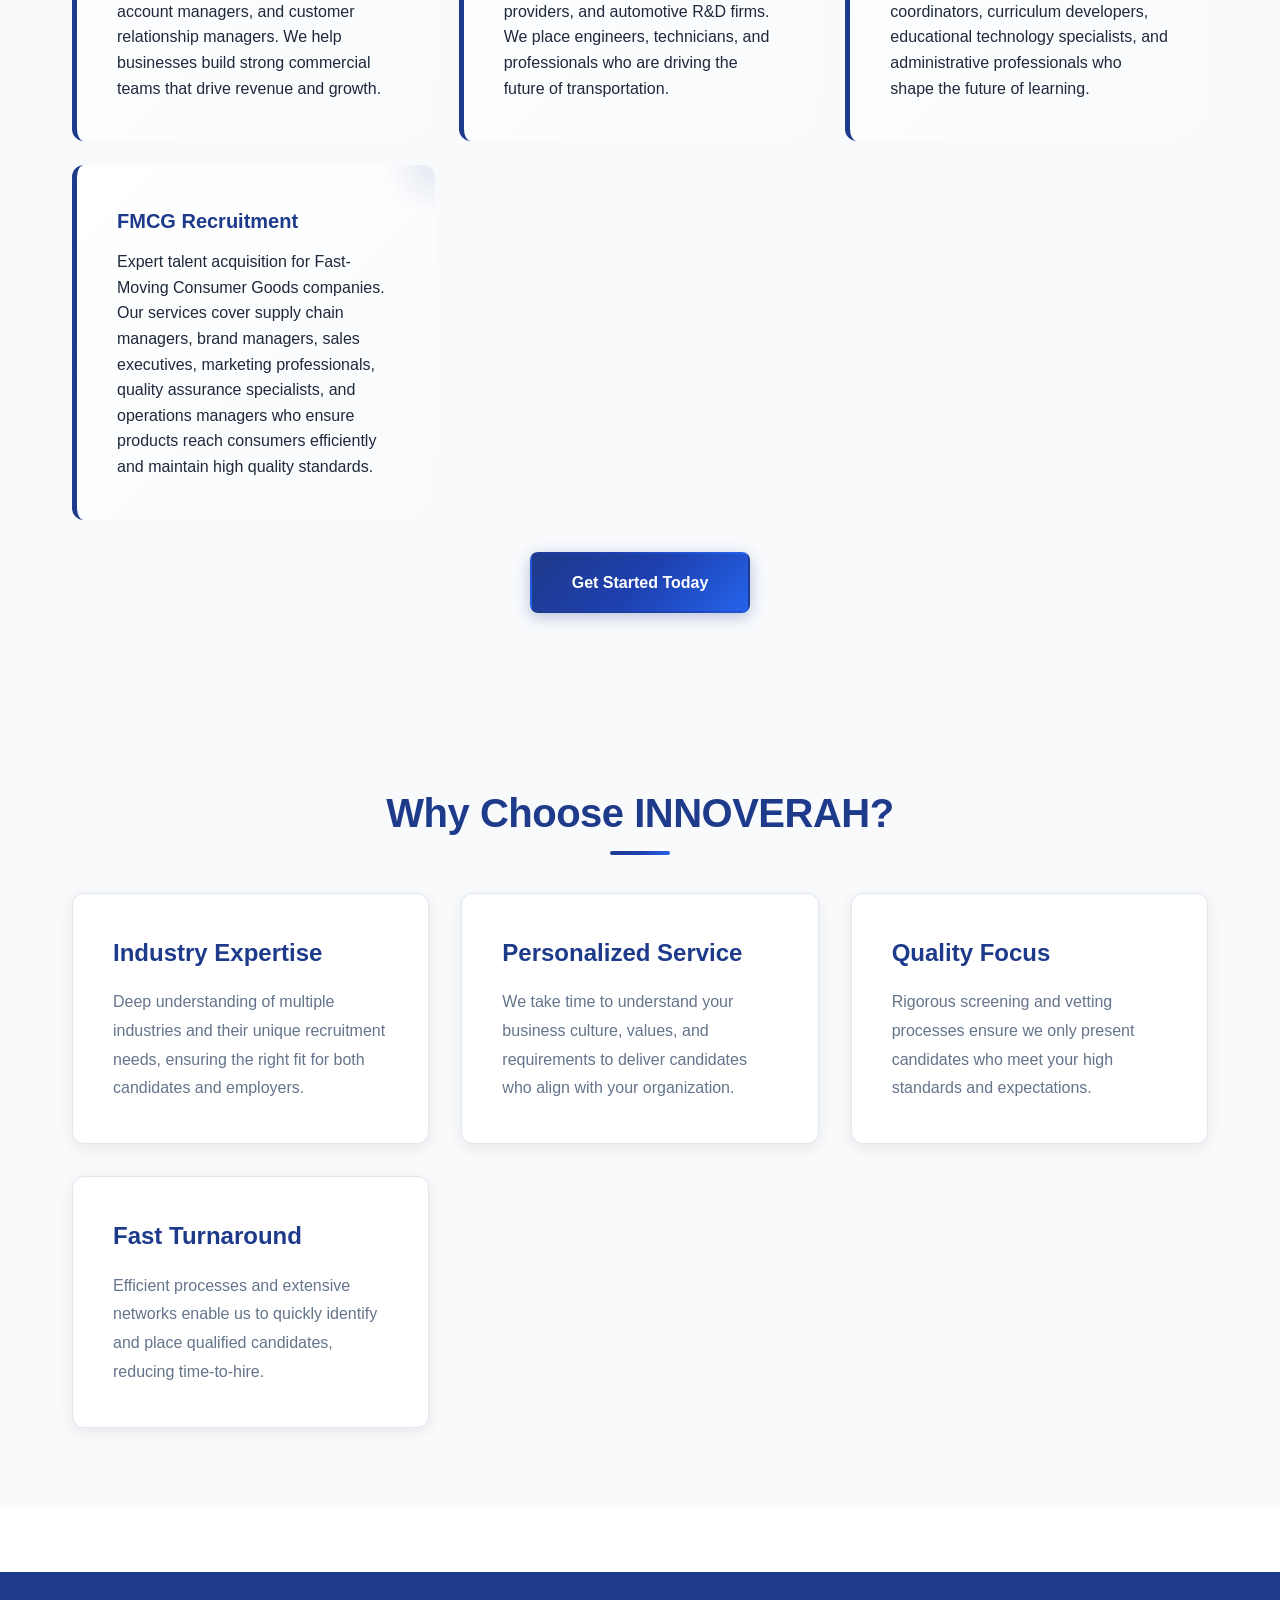
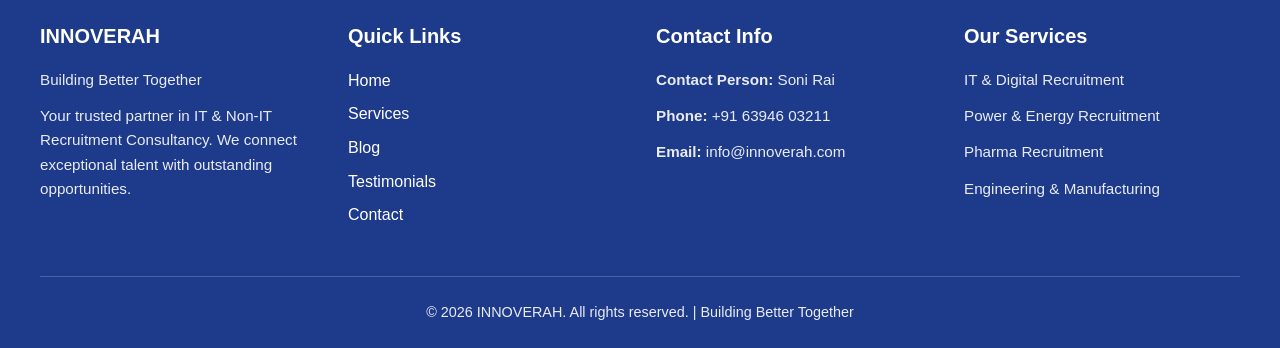
<file: services.html>
<!DOCTYPE html>
<html lang="en" itemscope itemtype="https://schema.org/Service">
<head>
    <meta charset="UTF-8">
    <meta name="viewport" content="width=device-width, initial-scale=1.0">
    <meta http-equiv="X-UA-Compatible" content="IE=edge">
    
    <!-- Primary Meta Tags -->
    <title>Recruitment Services - INNOVERAH | IT, Non-IT, Power, Pharma, Engineering & More</title>
    <meta name="title" content="Recruitment Services - INNOVERAH | Comprehensive HR Solutions">
    <meta name="description" content="Comprehensive HR recruitment services by INNOVERAH: Power & Energy, IT & Digital, Data Center, Pharma, Engineering, Construction, Commercial, EV, Education, and FMCG recruitment. Expert talent acquisition across 10+ industries.">
    <meta name="keywords" content="recruitment services, IT recruitment, power energy recruitment, pharma recruitment, engineering recruitment, construction recruitment, EV recruitment, FMCG recruitment, data center recruitment, commercial recruitment, education recruitment, HR services">
    <meta name="author" content="INNOVERAH">
    <meta name="robots" content="index, follow, max-image-preview:large, max-snippet:-1, max-video-preview:-1">
    <link rel="canonical" href="https://www.innoverah.com/services.html">
    
    <!-- Open Graph / Facebook -->
    <meta property="og:type" content="website">
    <meta property="og:url" content="https://www.innoverah.com/services.html">
    <meta property="og:title" content="Recruitment Services - INNOVERAH | Comprehensive HR Solutions">
    <meta property="og:description" content="Expert recruitment services across 10+ industries including IT, Power & Energy, Pharma, Engineering, Construction, and more.">
    <meta property="og:image" content="https://www.innoverah.com/logo.png">
    
    <!-- Twitter -->
    <meta name="twitter:card" content="summary_large_image">
    <meta name="twitter:title" content="Recruitment Services - INNOVERAH">
    <meta name="twitter:description" content="Expert recruitment services across 10+ industries">
    <meta name="twitter:image" content="https://www.innoverah.com/logo.png">
    
    <link rel="icon" type="image/png" href="logo.png">
    <link rel="stylesheet" href="style.css">
    
    <!-- JSON-LD Structured Data -->
    <script type="application/ld+json">
    {
        "@context": "https://schema.org",
        "@type": "Service",
        "serviceType": "Recruitment Services",
        "provider": {
            "@type": "Organization",
            "name": "INNOVERAH"
        },
        "areaServed": {
            "@type": "Country",
            "name": "India"
        },
        "hasOfferCatalog": {
            "@type": "OfferCatalog",
            "name": "Recruitment Services",
            "itemListElement": [
                {"@type": "Offer", "itemOffered": {"@type": "Service", "name": "Power & Energy Recruitment"}},
                {"@type": "Offer", "itemOffered": {"@type": "Service", "name": "IT & Digital Recruitment"}},
                {"@type": "Offer", "itemOffered": {"@type": "Service", "name": "Data Center Recruitment"}},
                {"@type": "Offer", "itemOffered": {"@type": "Service", "name": "Pharma Recruitment"}},
                {"@type": "Offer", "itemOffered": {"@type": "Service", "name": "Engineering & Manufacturing Recruitment"}},
                {"@type": "Offer", "itemOffered": {"@type": "Service", "name": "Construction Recruitment"}},
                {"@type": "Offer", "itemOffered": {"@type": "Service", "name": "Commercial Recruitment"}},
                {"@type": "Offer", "itemOffered": {"@type": "Service", "name": "EV Recruitment"}},
                {"@type": "Offer", "itemOffered": {"@type": "Service", "name": "Education Recruitment"}},
                {"@type": "Offer", "itemOffered": {"@type": "Service", "name": "FMCG Recruitment"}}
            ]
        }
    }
    </script>
</head>
<body>
    <!-- Header -->
    <header>
        <div class="header-container">
            <a href="index.html" class="logo" aria-label="INNOVERAH Home">
                <img src="logo.png" alt="INNOVERAH - Building Better Together - HR Consultancy Logo" width="200" height="50" loading="eager">
            </a>
            <button class="menu-toggle" aria-label="Toggle menu">☰</button>
            <nav>
                <ul>
                    <li><a href="index.html">Home</a></li>
                    <li><a href="services.html">Services</a></li>
                    <li><a href="blog.html">Blog</a></li>
                    <li><a href="testimonials.html">Testimonials</a></li>
                    <li><a href="contact.html">Contact</a></li>
                </ul>
            </nav>
        </div>
    </header>

    <!-- Main Content -->
    <main>
        <!-- Hero Section -->
        <section class="hero">
            <div class="hero-content">
                <h1>Our Services</h1>
                <p>Comprehensive Recruitment Solutions Across Multiple Industries</p>
            </div>
        </section>

        <!-- Services Section -->
        <section class="section">
            <div class="container">
                <h2 class="section-title">Recruitment Services</h2>
                <p class="section-subtitle">Expert talent acquisition across diverse sectors</p>
                
                <div class="services-grid">
                    <div class="service-card">
                        <h3>Power & Energy Recruitment</h3>
                        <p>We specialize in recruiting top talent for the power and energy sector, including renewable energy companies, solar power firms, traditional power plants, and energy management organizations. Our expertise covers roles from engineers and project managers to energy analysts and sustainability experts.</p>
                    </div>

                    <div class="service-card">
                        <h3>IT & Digital Recruitment</h3>
                        <p>Our IT recruitment services connect businesses with skilled technology professionals including software developers, system administrators, data scientists, cybersecurity experts, digital marketers, and IT project managers. We understand the fast-paced tech industry and deliver candidates who can drive innovation.</p>
                    </div>

                    <div class="service-card">
                        <h3>Data Center Recruitment</h3>
                        <p>Specialized recruitment for data center operations, cloud infrastructure, and IT infrastructure management. We place professionals in roles such as data center engineers, cloud architects, network administrators, and infrastructure specialists who ensure reliable and scalable technology operations.</p>
                    </div>

                    <div class="service-card">
                        <h3>Pharma Recruitment</h3>
                        <p>Expert recruitment services for the pharmaceutical industry covering research and development, manufacturing, quality assurance, regulatory affairs, clinical research, and sales. We understand the regulatory environment and place candidates who meet the highest industry standards.</p>
                    </div>

                    <div class="service-card">
                        <h3>Engineering & Manufacturing Recruitment</h3>
                        <p>Comprehensive recruitment solutions for engineering and manufacturing sectors. We place mechanical engineers, electrical engineers, production managers, quality control specialists, and manufacturing professionals across various industries including automotive, aerospace, and industrial manufacturing.</p>
                    </div>

                    <div class="service-card">
                        <h3>Construction Recruitment</h3>
                        <p>Specialized talent acquisition for construction projects, infrastructure development, and real estate sectors. Our services cover project managers, site engineers, architects, quantity surveyors, safety officers, and construction supervisors who ensure projects are completed on time and within budget.</p>
                    </div>

                    <div class="service-card">
                        <h3>Commercial Recruitment</h3>
                        <p>Expert placement services for commercial roles including sales professionals, business development managers, marketing specialists, account managers, and customer relationship managers. We help businesses build strong commercial teams that drive revenue and growth.</p>
                    </div>

                    <div class="service-card">
                        <h3>EV Recruitment</h3>
                        <p>Specialized recruitment for the electric vehicle industry, including EV manufacturers, battery technology companies, charging infrastructure providers, and automotive R&D firms. We place engineers, technicians, and professionals who are driving the future of transportation.</p>
                    </div>

                    <div class="service-card">
                        <h3>Education Recruitment</h3>
                        <p>Comprehensive recruitment services for educational institutions, EdTech companies, and training organizations. We place teachers, academic coordinators, curriculum developers, educational technology specialists, and administrative professionals who shape the future of learning.</p>
                    </div>

                    <div class="service-card">
                        <h3>FMCG Recruitment</h3>
                        <p>Expert talent acquisition for Fast-Moving Consumer Goods companies. Our services cover supply chain managers, brand managers, sales executives, marketing professionals, quality assurance specialists, and operations managers who ensure products reach consumers efficiently and maintain high quality standards.</p>
                    </div>
                </div>

                <div class="text-center mt-2">
                    <a href="contact.html" class="btn" aria-label="Contact INNOVERAH to get started with recruitment services">Get Started Today</a>
                </div>
            </div>
        </section>

        <!-- Why Choose Us Section -->
        <section class="section" style="background-color: var(--light-gray);">
            <div class="container">
                <h2 class="section-title">Why Choose INNOVERAH?</h2>
                <div class="card-grid">
                    <div class="card">
                        <h3>Industry Expertise</h3>
                        <p>Deep understanding of multiple industries and their unique recruitment needs, ensuring the right fit for both candidates and employers.</p>
                    </div>
                    <div class="card">
                        <h3>Personalized Service</h3>
                        <p>We take time to understand your business culture, values, and requirements to deliver candidates who align with your organization.</p>
                    </div>
                    <div class="card">
                        <h3>Quality Focus</h3>
                        <p>Rigorous screening and vetting processes ensure we only present candidates who meet your high standards and expectations.</p>
                    </div>
                    <div class="card">
                        <h3>Fast Turnaround</h3>
                        <p>Efficient processes and extensive networks enable us to quickly identify and place qualified candidates, reducing time-to-hire.</p>
                    </div>
                </div>
            </div>
        </section>
    </main>

    <!-- Footer -->
    <footer>
        <div class="footer-content">
            <div class="footer-main">
                <div class="footer-section">
                    <h4>INNOVERAH</h4>
                    <p>Building Better Together</p>
                    <p>Your trusted partner in IT & Non-IT Recruitment Consultancy. We connect exceptional talent with outstanding opportunities.</p>
                </div>
                <div class="footer-section">
                    <h4>Quick Links</h4>
                    <div class="footer-nav">
                        <a href="index.html">Home</a>
                        <a href="services.html">Services</a>
                        <a href="blog.html">Blog</a>
                        <a href="testimonials.html">Testimonials</a>
                        <a href="contact.html">Contact</a>
                    </div>
                </div>
                <div class="footer-section">
                    <h4>Contact Info</h4>
                    <p><strong>Contact Person:</strong> Soni Rai</p>
                    <p><strong>Phone:</strong> <a href="tel:+916394603211">+91 63946 03211</a></p>
                    <p><strong>Email:</strong> <a href="mailto:info@innoverah.com">info@innoverah.com</a></p>
                </div>
                <div class="footer-section">
                    <h4>Our Services</h4>
                    <p>IT & Digital Recruitment</p>
                    <p>Power & Energy Recruitment</p>
                    <p>Pharma Recruitment</p>
                    <p>Engineering & Manufacturing</p>
                </div>
            </div>
            <div class="footer-bottom">
                <p>&copy; 2026 INNOVERAH. All rights reserved. | Building Better Together</p>
            </div>
        </div>
    </footer>

    <script src="script.js"></script>
</body>
</html>
</file>
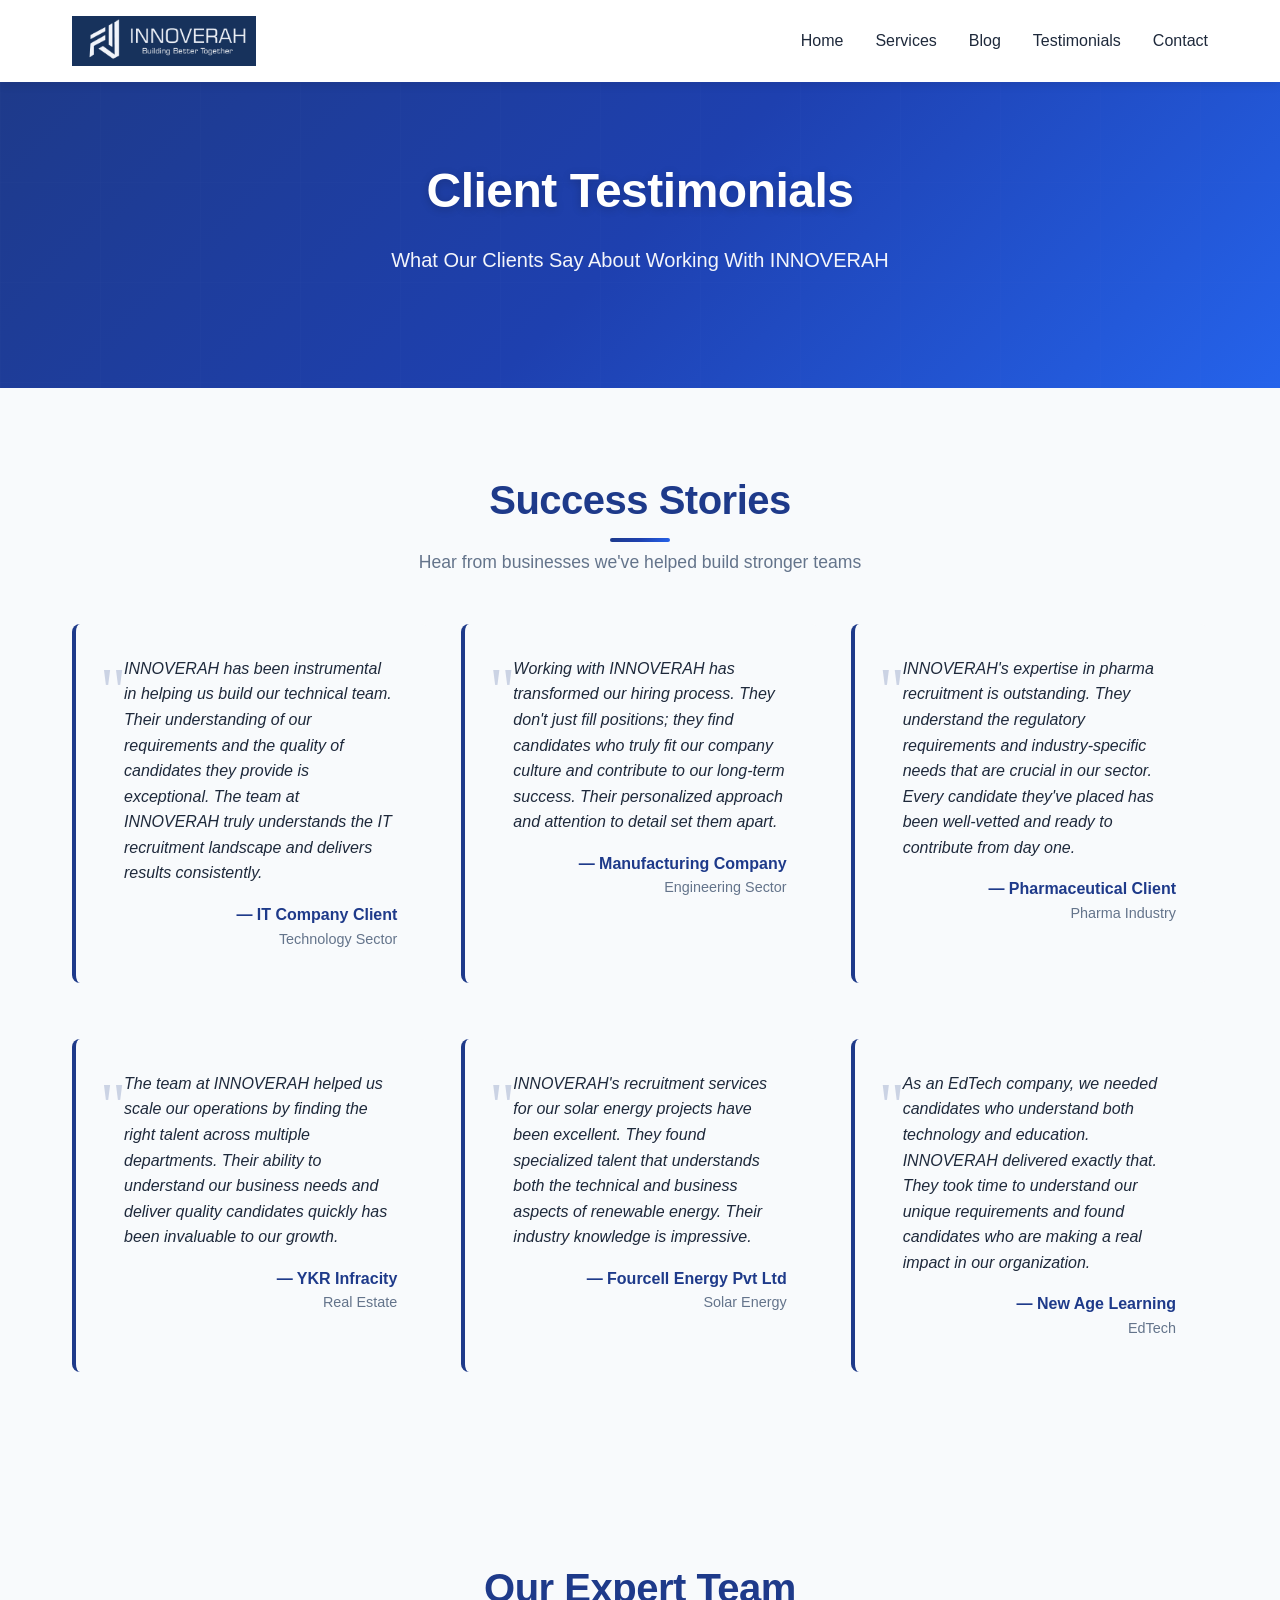
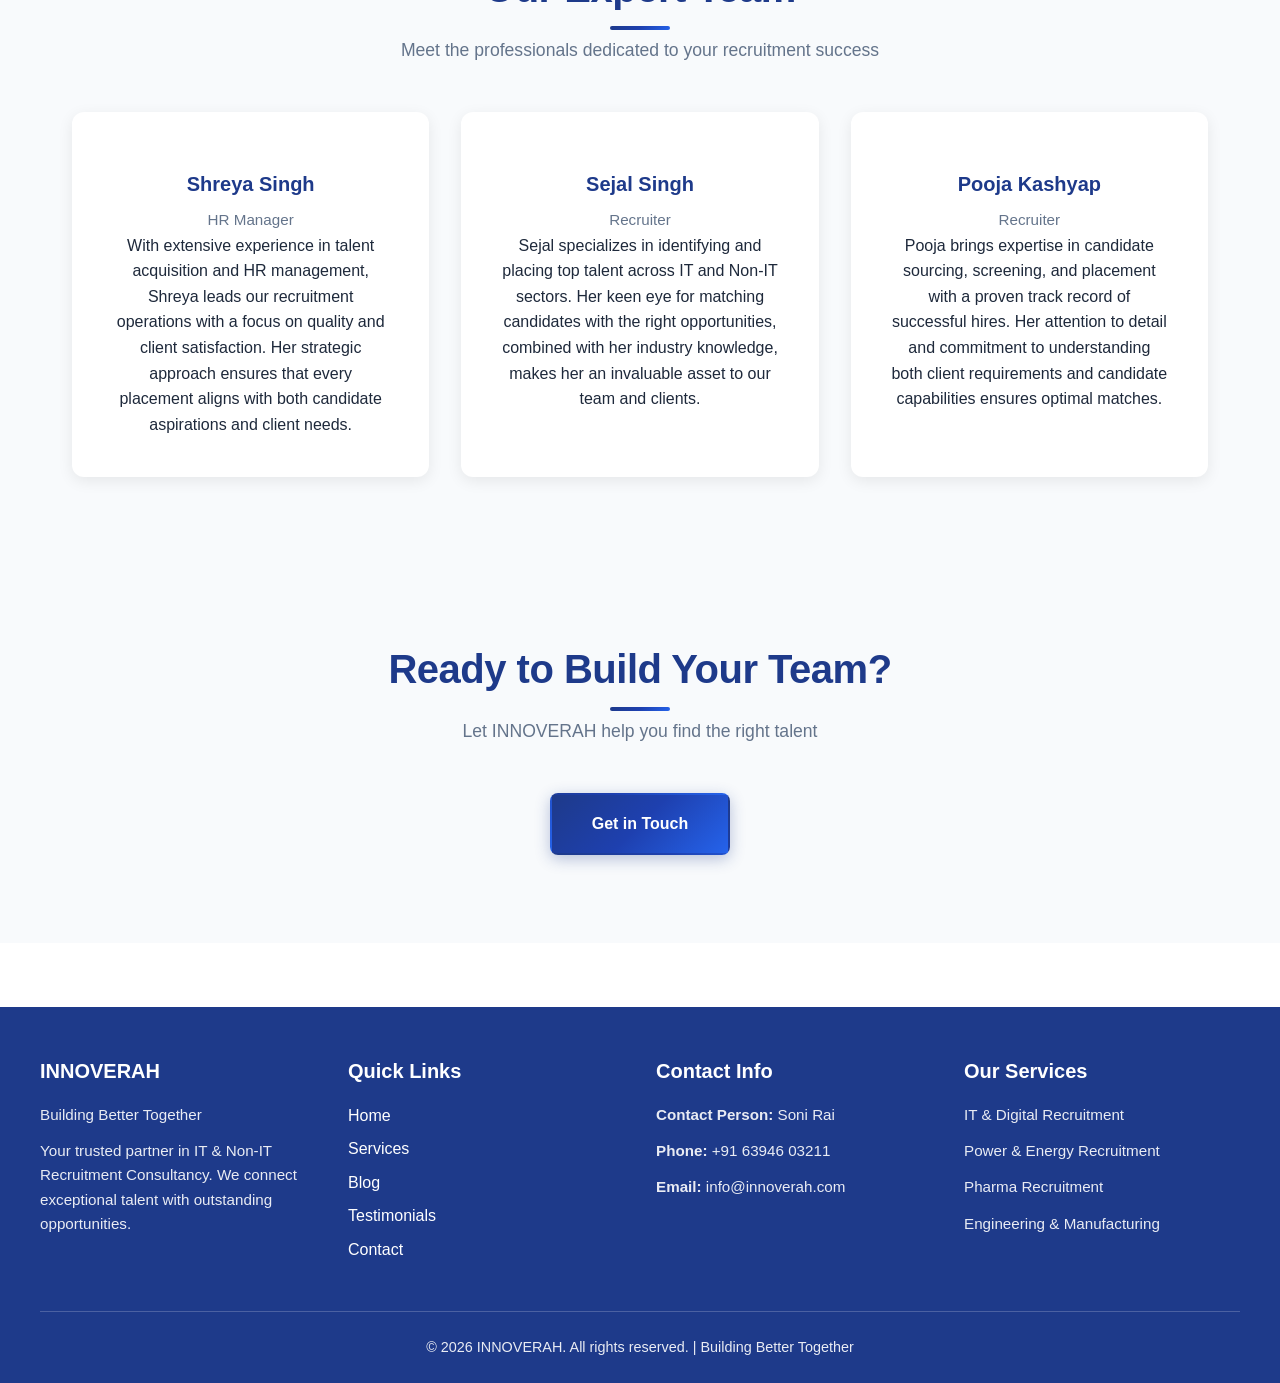
<file: testimonials.html>
<!DOCTYPE html>
<html lang="en" itemscope itemtype="https://schema.org/Organization">
<head>
    <meta charset="UTF-8">
    <meta name="viewport" content="width=device-width, initial-scale=1.0">
    <meta http-equiv="X-UA-Compatible" content="IE=edge">
    
    <!-- Primary Meta Tags -->
    <title>Client Testimonials - INNOVERAH | Success Stories & Reviews</title>
    <meta name="title" content="Client Testimonials - INNOVERAH | Success Stories & Reviews">
    <meta name="description" content="Client testimonials and success stories from INNOVERAH. Read what our clients say about our HR consultancy and recruitment services. Trusted by leading companies across industries.">
    <meta name="keywords" content="client testimonials, HR consultancy reviews, recruitment success stories, INNOVERAH reviews, client feedback, recruitment testimonials, HR service reviews">
    <meta name="author" content="INNOVERAH">
    <meta name="robots" content="index, follow, max-image-preview:large, max-snippet:-1, max-video-preview:-1">
    <link rel="canonical" href="https://www.innoverah.com/testimonials.html">
    
    <!-- Open Graph / Facebook -->
    <meta property="og:type" content="website">
    <meta property="og:url" content="https://www.innoverah.com/testimonials.html">
    <meta property="og:title" content="Client Testimonials - INNOVERAH">
    <meta property="og:description" content="Read what our clients say about INNOVERAH's HR consultancy and recruitment services.">
    <meta property="og:image" content="https://www.innoverah.com/logo.png">
    
    <!-- Twitter -->
    <meta name="twitter:card" content="summary_large_image">
    <meta name="twitter:title" content="Client Testimonials - INNOVERAH">
    <meta name="twitter:description" content="Client success stories and reviews">
    <meta name="twitter:image" content="https://www.innoverah.com/logo.png">
    
    <link rel="icon" type="image/png" href="logo.png">
    <link rel="stylesheet" href="style.css">
</head>
<body>
    <!-- Header -->
    <header>
        <div class="header-container">
            <a href="index.html" class="logo" aria-label="INNOVERAH Home">
                <img src="logo.png" alt="INNOVERAH - Building Better Together - HR Consultancy Logo" width="200" height="50" loading="eager">
            </a>
            <button class="menu-toggle" aria-label="Toggle menu">☰</button>
            <nav>
                <ul>
                    <li><a href="index.html">Home</a></li>
                    <li><a href="services.html">Services</a></li>
                    <li><a href="blog.html">Blog</a></li>
                    <li><a href="testimonials.html">Testimonials</a></li>
                    <li><a href="contact.html">Contact</a></li>
                </ul>
            </nav>
        </div>
    </header>

    <!-- Main Content -->
    <main>
        <!-- Hero Section -->
        <section class="hero">
            <div class="hero-content">
                <h1>Client Testimonials</h1>
                <p>What Our Clients Say About Working With INNOVERAH</p>
            </div>
        </section>

        <!-- Testimonials Section -->
        <section class="section">
            <div class="container">
                <h2 class="section-title">Success Stories</h2>
                <p class="section-subtitle">Hear from businesses we've helped build stronger teams</p>
                
                <div class="card-grid">
                    <div class="testimonial-card">
                        <p class="testimonial-text">INNOVERAH has been instrumental in helping us build our technical team. Their understanding of our requirements and the quality of candidates they provide is exceptional. The team at INNOVERAH truly understands the IT recruitment landscape and delivers results consistently.</p>
                        <p class="testimonial-author">— IT Company Client</p>
                        <p class="testimonial-company">Technology Sector</p>
                    </div>

                    <div class="testimonial-card">
                        <p class="testimonial-text">Working with INNOVERAH has transformed our hiring process. They don't just fill positions; they find candidates who truly fit our company culture and contribute to our long-term success. Their personalized approach and attention to detail set them apart.</p>
                        <p class="testimonial-author">— Manufacturing Company</p>
                        <p class="testimonial-company">Engineering Sector</p>
                    </div>

                    <div class="testimonial-card">
                        <p class="testimonial-text">INNOVERAH's expertise in pharma recruitment is outstanding. They understand the regulatory requirements and industry-specific needs that are crucial in our sector. Every candidate they've placed has been well-vetted and ready to contribute from day one.</p>
                        <p class="testimonial-author">— Pharmaceutical Client</p>
                        <p class="testimonial-company">Pharma Industry</p>
                    </div>

                    <div class="testimonial-card">
                        <p class="testimonial-text">The team at INNOVERAH helped us scale our operations by finding the right talent across multiple departments. Their ability to understand our business needs and deliver quality candidates quickly has been invaluable to our growth.</p>
                        <p class="testimonial-author">— YKR Infracity</p>
                        <p class="testimonial-company">Real Estate</p>
                    </div>

                    <div class="testimonial-card">
                        <p class="testimonial-text">INNOVERAH's recruitment services for our solar energy projects have been excellent. They found specialized talent that understands both the technical and business aspects of renewable energy. Their industry knowledge is impressive.</p>
                        <p class="testimonial-author">— Fourcell Energy Pvt Ltd</p>
                        <p class="testimonial-company">Solar Energy</p>
                    </div>

                    <div class="testimonial-card">
                        <p class="testimonial-text">As an EdTech company, we needed candidates who understand both technology and education. INNOVERAH delivered exactly that. They took time to understand our unique requirements and found candidates who are making a real impact in our organization.</p>
                        <p class="testimonial-author">— New Age Learning</p>
                        <p class="testimonial-company">EdTech</p>
                    </div>
                </div>
            </div>
        </section>

        <!-- Team Section -->
        <section class="section" style="background-color: var(--light-gray);">
            <div class="container">
                <h2 class="section-title">Our Expert Team</h2>
                <p class="section-subtitle">Meet the professionals dedicated to your recruitment success</p>
                <div class="team-grid">
                    <div class="team-card">
                        <h3>Shreya Singh</h3>
                        <p class="role">HR Manager</p>
                        <p>With extensive experience in talent acquisition and HR management, Shreya leads our recruitment operations with a focus on quality and client satisfaction. Her strategic approach ensures that every placement aligns with both candidate aspirations and client needs.</p>
                    </div>
                    <div class="team-card">
                        <h3>Sejal Singh</h3>
                        <p class="role">Recruiter</p>
                        <p>Sejal specializes in identifying and placing top talent across IT and Non-IT sectors. Her keen eye for matching candidates with the right opportunities, combined with her industry knowledge, makes her an invaluable asset to our team and clients.</p>
                    </div>
                    <div class="team-card">
                        <h3>Pooja Kashyap</h3>
                        <p class="role">Recruiter</p>
                        <p>Pooja brings expertise in candidate sourcing, screening, and placement with a proven track record of successful hires. Her attention to detail and commitment to understanding both client requirements and candidate capabilities ensures optimal matches.</p>
                    </div>
                </div>
            </div>
        </section>

        <!-- CTA Section -->
        <section class="section">
            <div class="container text-center">
                <h2 class="section-title">Ready to Build Your Team?</h2>
                <p class="section-subtitle">Let INNOVERAH help you find the right talent</p>
                <a href="contact.html" class="btn">Get in Touch</a>
            </div>
        </section>
    </main>

    <!-- Footer -->
    <footer>
        <div class="footer-content">
            <div class="footer-main">
                <div class="footer-section">
                    <h4>INNOVERAH</h4>
                    <p>Building Better Together</p>
                    <p>Your trusted partner in IT & Non-IT Recruitment Consultancy. We connect exceptional talent with outstanding opportunities.</p>
                </div>
                <div class="footer-section">
                    <h4>Quick Links</h4>
                    <div class="footer-nav">
                        <a href="index.html">Home</a>
                        <a href="services.html">Services</a>
                        <a href="blog.html">Blog</a>
                        <a href="testimonials.html">Testimonials</a>
                        <a href="contact.html">Contact</a>
                    </div>
                </div>
                <div class="footer-section">
                    <h4>Contact Info</h4>
                    <p><strong>Contact Person:</strong> Soni Rai</p>
                    <p><strong>Phone:</strong> <a href="tel:+916394603211">+91 63946 03211</a></p>
                    <p><strong>Email:</strong> <a href="mailto:info@innoverah.com">info@innoverah.com</a></p>
                </div>
                <div class="footer-section">
                    <h4>Our Services</h4>
                    <p>IT & Digital Recruitment</p>
                    <p>Power & Energy Recruitment</p>
                    <p>Pharma Recruitment</p>
                    <p>Engineering & Manufacturing</p>
                </div>
            </div>
            <div class="footer-bottom">
                <p>&copy; 2026 INNOVERAH. All rights reserved. | Building Better Together</p>
            </div>
        </div>
    </footer>

    <script src="script.js"></script>
</body>
</html>
</file>
<file: style.css>
/* ============================================
   INNOVERAH - HR Consultancy Website Styles
   Blue & White Corporate Theme
   ============================================ */

/* Reset & Base Styles */
* {
    margin: 0;
    padding: 0;
    box-sizing: border-box;
}

:root {
    --primary-blue: #1e3a8a;
    --dark-blue: #1e40af;
    --light-blue: #3b82f6;
    --accent-blue: #2563eb;
    --white: #ffffff;
    --light-gray: #f8fafc;
    --gray: #64748b;
    --dark-gray: #334155;
    --text-dark: #1e293b;
    --shadow: rgba(0, 0, 0, 0.1);
    --shadow-hover: rgba(0, 0, 0, 0.15);
    --shadow-premium: rgba(30, 58, 138, 0.15);
    --gradient-primary: linear-gradient(135deg, #1e3a8a 0%, #1e40af 50%, #2563eb 100%);
    --gradient-overlay: linear-gradient(135deg, rgba(30, 58, 138, 0.95) 0%, rgba(30, 64, 175, 0.95) 100%);
}

html {
    scroll-behavior: smooth;
    font-size: 16px;
}

body {
    font-family: 'Segoe UI', Tahoma, Geneva, Verdana, sans-serif;
    line-height: 1.6;
    color: var(--text-dark);
    background-color: var(--white);
    overflow-x: hidden;
}

/* Header & Navigation */
header {
    background-color: var(--white);
    box-shadow: 0 4px 20px rgba(0, 0, 0, 0.08);
    position: sticky;
    top: 0;
    z-index: 1000;
    padding: 1rem 0;
    backdrop-filter: blur(10px);
    transition: all 0.3s ease;
}

.header-container {
    max-width: 1200px;
    margin: 0 auto;
    padding: 0 2rem;
    display: flex;
    justify-content: space-between;
    align-items: center;
    flex-wrap: wrap;
}

.logo {
    display: flex;
    align-items: center;
    text-decoration: none;
    color: var(--primary-blue);
    font-weight: bold;
    font-size: 1.5rem;
}

.logo img {
    height: 50px;
    width: auto;
    margin-right: 0.75rem;
    transition: transform 0.3s ease;
}

.logo:hover img {
    transform: scale(1.05);
}

nav ul {
    list-style: none;
    display: flex;
    gap: 2rem;
    flex-wrap: wrap;
}

nav ul li a {
    text-decoration: none;
    color: var(--text-dark);
    font-weight: 500;
    transition: color 0.3s ease;
    position: relative;
    padding: 0.5rem 0;
}

nav ul li a:hover {
    color: var(--primary-blue);
}

nav ul li a::after {
    content: '';
    position: absolute;
    bottom: 0;
    left: 0;
    width: 0;
    height: 2px;
    background-color: var(--primary-blue);
    transition: width 0.3s ease;
}

nav ul li a:hover::after {
    width: 100%;
}

/* Mobile Menu Toggle */
.menu-toggle {
    display: none;
    background: none;
    border: none;
    font-size: 1.5rem;
    cursor: pointer;
    color: var(--primary-blue);
}

/* Main Content */
main {
    min-height: calc(100vh - 200px);
}

.container {
    max-width: 1200px;
    margin: 0 auto;
    padding: 0 2rem;
}

/* Hero Section */
.hero {
    background: var(--gradient-primary);
    color: var(--white);
    padding: 5rem 2rem;
    text-align: center;
    position: relative;
    overflow: hidden;
}

.hero::before {
    content: '';
    position: absolute;
    top: 0;
    left: 0;
    right: 0;
    bottom: 0;
    background: url('data:image/svg+xml,<svg width="100" height="100" xmlns="http://www.w3.org/2000/svg"><defs><pattern id="grid" width="100" height="100" patternUnits="userSpaceOnUse"><path d="M 100 0 L 0 0 0 100" fill="none" stroke="rgba(255,255,255,0.05)" stroke-width="1"/></pattern></defs><rect width="100" height="100" fill="url(%23grid)"/></svg>');
    opacity: 0.3;
    animation: slide 20s linear infinite;
}

@keyframes slide {
    0% { transform: translate(0, 0); }
    100% { transform: translate(100px, 100px); }
}

.hero-content {
    position: relative;
    z-index: 1;
    animation: fadeInUp 0.8s ease-out;
}

@keyframes fadeInUp {
    from {
        opacity: 0;
        transform: translateY(30px);
    }
    to {
        opacity: 1;
        transform: translateY(0);
    }
}

.hero-content {
    max-width: 800px;
    margin: 0 auto;
}


.hero h1 {
    font-size: 3rem;
    margin-bottom: 1.5rem;
    font-weight: 700;
    line-height: 1.2;
    text-shadow: 0 2px 10px rgba(0, 0, 0, 0.2);
    letter-spacing: -0.5px;
}

.hero p {
    font-size: 1.25rem;
    margin-bottom: 2rem;
    opacity: 0.95;
}

/* Buttons */
.btn {
    display: inline-block;
    padding: 1rem 2.5rem;
    background: var(--gradient-primary);
    color: var(--white);
    text-decoration: none;
    border-radius: 8px;
    font-weight: 600;
    transition: all 0.4s cubic-bezier(0.4, 0, 0.2, 1);
    border: 2px solid transparent;
    cursor: pointer;
    font-size: 1rem;
    position: relative;
    overflow: hidden;
    box-shadow: 0 4px 15px rgba(30, 58, 138, 0.3);
}

.btn::before {
    content: '';
    position: absolute;
    top: 50%;
    left: 50%;
    width: 0;
    height: 0;
    border-radius: 50%;
    background: rgba(255, 255, 255, 0.2);
    transform: translate(-50%, -50%);
    transition: width 0.6s, height 0.6s;
}

.btn:hover::before {
    width: 300px;
    height: 300px;
}

.btn:hover {
    transform: translateY(-3px);
    box-shadow: 0 8px 25px rgba(30, 58, 138, 0.4);
    border-color: var(--accent-blue);
}

.btn-secondary {
    background-color: transparent;
    border-color: var(--white);
    color: var(--white);
}

.btn-secondary:hover {
    background-color: var(--white);
    color: var(--primary-blue);
}

/* Sections */
.section {
    padding: 5rem 2rem;
    position: relative;
}

.section:nth-child(even) {
    background-color: var(--light-gray);
}

.section-title {
    text-align: center;
    font-size: 2.5rem;
    color: var(--primary-blue);
    margin-bottom: 1rem;
    font-weight: 700;
    position: relative;
    display: inline-block;
    width: 100%;
    letter-spacing: -0.5px;
}

.section-title::after {
    content: '';
    position: absolute;
    bottom: -10px;
    left: 50%;
    transform: translateX(-50%);
    width: 60px;
    height: 4px;
    background: var(--gradient-primary);
    border-radius: 2px;
}

.section-subtitle {
    text-align: center;
    color: var(--gray);
    margin-bottom: 3rem;
    font-size: 1.1rem;
}

/* Cards & Grid */
.card-grid {
    display: grid;
    grid-template-columns: repeat(auto-fit, minmax(300px, 1fr));
    gap: 2rem;
    margin-top: 2rem;
}

.card {
    background-color: var(--white);
    border-radius: 12px;
    padding: 2.5rem;
    box-shadow: 0 4px 15px rgba(0, 0, 0, 0.08);
    transition: all 0.4s cubic-bezier(0.4, 0, 0.2, 1);
    border: 1px solid #e2e8f0;
    position: relative;
    overflow: hidden;
}

.card::before {
    content: '';
    position: absolute;
    top: 0;
    left: 0;
    width: 100%;
    height: 4px;
    background: var(--gradient-primary);
    transform: scaleX(0);
    transform-origin: left;
    transition: transform 0.4s ease;
}

.card:hover::before {
    transform: scaleX(1);
}

.card:hover {
    transform: translateY(-8px);
    box-shadow: 0 12px 30px var(--shadow-premium);
    border-color: var(--primary-blue);
}

.card h3 {
    color: var(--primary-blue);
    margin-bottom: 1rem;
    font-size: 1.5rem;
}

.card p {
    color: var(--gray);
    line-height: 1.8;
}

/* Services Grid */
.services-grid {
    display: grid;
    grid-template-columns: repeat(auto-fit, minmax(280px, 1fr));
    gap: 1.5rem;
    margin-top: 2rem;
}

.service-card {
    background: linear-gradient(135deg, var(--white) 0%, var(--light-gray) 100%);
    padding: 2.5rem;
    border-radius: 12px;
    border-left: 5px solid var(--primary-blue);
    transition: all 0.4s cubic-bezier(0.4, 0, 0.2, 1);
    position: relative;
    overflow: hidden;
}

.service-card::after {
    content: '';
    position: absolute;
    top: 0;
    right: 0;
    width: 100px;
    height: 100px;
    background: radial-gradient(circle, rgba(30, 58, 138, 0.1) 0%, transparent 70%);
    transform: translate(50%, -50%);
    transition: transform 0.4s ease;
}

.service-card:hover::after {
    transform: translate(30%, -30%) scale(1.5);
}

.service-card:hover {
    transform: translateX(8px) translateY(-3px);
    box-shadow: 0 10px 25px var(--shadow-premium);
    border-left-width: 6px;
}

.service-card h3 {
    color: var(--primary-blue);
    margin-bottom: 0.75rem;
    font-size: 1.25rem;
}

/* Blog Posts */
.blog-grid {
    display: grid;
    grid-template-columns: repeat(auto-fit, minmax(320px, 1fr));
    gap: 2rem;
    margin-top: 2rem;
}

.blog-card {
    background-color: var(--white);
    border-radius: 8px;
    overflow: hidden;
    box-shadow: 0 4px 6px var(--shadow);
    transition: all 0.3s ease;
}

.blog-card:hover {
    transform: translateY(-5px);
    box-shadow: 0 8px 20px var(--shadow-hover);
}

.blog-card-content {
    padding: 2rem;
}

.blog-card h3 {
    color: var(--primary-blue);
    margin-bottom: 1rem;
    font-size: 1.5rem;
}

.blog-card .date {
    color: var(--gray);
    font-size: 0.9rem;
    margin-bottom: 1rem;
    display: block;
}

.blog-card p {
    color: var(--gray);
    line-height: 1.8;
    margin-bottom: 1rem;
}

.blog-card .read-more {
    color: var(--primary-blue);
    text-decoration: none;
    font-weight: 600;
    transition: color 0.3s ease;
}

.blog-card .read-more:hover {
    color: var(--accent-blue);
}

/* Testimonials */
.testimonial-card {
    background-color: var(--light-gray);
    padding: 2rem;
    border-radius: 8px;
    border-left: 4px solid var(--primary-blue);
    margin-bottom: 1.5rem;
    position: relative;
}

.testimonial-card::before {
    content: '"';
    font-size: 4rem;
    color: var(--primary-blue);
    opacity: 0.2;
    position: absolute;
    top: 1rem;
    left: 1.5rem;
    font-family: Georgia, serif;
}

.testimonial-text {
    font-style: italic;
    color: var(--text-dark);
    margin-bottom: 1rem;
    padding-left: 1rem;
}

.testimonial-author {
    font-weight: 600;
    color: var(--primary-blue);
    text-align: right;
}

.testimonial-company {
    color: var(--gray);
    font-size: 0.9rem;
    text-align: right;
}

/* Team Section */
.team-grid {
    display: grid;
    grid-template-columns: repeat(auto-fit, minmax(250px, 1fr));
    gap: 2rem;
    margin-top: 2rem;
}

.team-card {
    text-align: center;
    background-color: var(--white);
    padding: 2.5rem;
    border-radius: 12px;
    box-shadow: 0 4px 15px rgba(0, 0, 0, 0.08);
    transition: all 0.4s cubic-bezier(0.4, 0, 0.2, 1);
    position: relative;
}

.team-card::before {
    content: '';
    position: absolute;
    top: 0;
    left: 0;
    right: 0;
    height: 4px;
    background: var(--gradient-primary);
    transform: scaleX(0);
    transform-origin: center;
    transition: transform 0.4s ease;
}

.team-card:hover::before {
    transform: scaleX(1);
}

.team-card:hover {
    transform: translateY(-8px) scale(1.02);
    box-shadow: 0 12px 30px var(--shadow-premium);
}

.team-card h3 {
    color: var(--primary-blue);
    margin: 1rem 0 0.5rem;
    font-size: 1.25rem;
}

.team-card .role {
    color: var(--gray);
    font-size: 0.95rem;
}

/* Clients Section */
.clients-grid {
    display: grid;
    grid-template-columns: repeat(auto-fit, minmax(200px, 1fr));
    gap: 2rem;
    margin-top: 2rem;
}

.client-card {
    background-color: var(--white);
    padding: 2.5rem;
    border-radius: 12px;
    text-align: center;
    box-shadow: 0 4px 15px rgba(0, 0, 0, 0.08);
    transition: all 0.4s cubic-bezier(0.4, 0, 0.2, 1);
    border: 2px solid #e2e8f0;
    position: relative;
}

.client-card::after {
    content: '';
    position: absolute;
    inset: 0;
    border-radius: 12px;
    padding: 2px;
    background: var(--gradient-primary);
    -webkit-mask: linear-gradient(#fff 0 0) content-box, linear-gradient(#fff 0 0);
    -webkit-mask-composite: xor;
    mask: linear-gradient(#fff 0 0) content-box, linear-gradient(#fff 0 0);
    mask-composite: exclude;
    opacity: 0;
    transition: opacity 0.4s ease;
}

.client-card:hover::after {
    opacity: 1;
}

.client-card:hover {
    transform: translateY(-8px) scale(1.03);
    box-shadow: 0 12px 30px var(--shadow-premium);
}

.client-card h3 {
    color: var(--primary-blue);
    margin-bottom: 0.5rem;
    font-size: 1.1rem;
}

.client-card p {
    color: var(--gray);
    font-size: 0.9rem;
}

/* Contact Section */
.contact-container {
    display: grid;
    grid-template-columns: 1fr 1fr;
    gap: 3rem;
    margin-top: 2rem;
}

.contact-info {
    background-color: var(--light-gray);
    padding: 2rem;
    border-radius: 8px;
}

.contact-info h3 {
    color: var(--primary-blue);
    margin-bottom: 1.5rem;
    font-size: 1.5rem;
}

.contact-detail {
    margin-bottom: 1.5rem;
    padding-left: 2rem;
    position: relative;
}

.contact-detail::before {
    content: '•';
    position: absolute;
    left: 0;
    color: var(--primary-blue);
    font-size: 1.5rem;
    line-height: 1;
}

.contact-detail strong {
    color: var(--primary-blue);
    display: block;
    margin-bottom: 0.5rem;
}

.contact-detail a {
    color: var(--text-dark);
    text-decoration: none;
    transition: color 0.3s ease;
}

.contact-detail a:hover {
    color: var(--primary-blue);
}

/* Contact Form */
.contact-form {
    background-color: var(--white);
    padding: 2rem;
    border-radius: 8px;
    box-shadow: 0 4px 6px var(--shadow);
}

.contact-form h3 {
    color: var(--primary-blue);
    margin-bottom: 1.5rem;
    font-size: 1.5rem;
}

.form-group {
    margin-bottom: 1.5rem;
}

.form-group label {
    display: block;
    margin-bottom: 0.5rem;
    color: var(--text-dark);
    font-weight: 500;
}

.form-group input,
.form-group textarea {
    width: 100%;
    padding: 0.875rem;
    border: 2px solid #e2e8f0;
    border-radius: 5px;
    font-size: 1rem;
    font-family: inherit;
    transition: border-color 0.3s ease;
}

.form-group input:focus,
.form-group textarea:focus {
    outline: none;
    border-color: var(--primary-blue);
}

.form-group textarea {
    resize: vertical;
    min-height: 120px;
}

.form-group .error {
    color: #dc2626;
    font-size: 0.875rem;
    margin-top: 0.25rem;
    display: none;
}

.form-group input.error-input,
.form-group textarea.error-input {
    border-color: #dc2626;
}

.form-group .error.show {
    display: block;
}

.alert {
    padding: 1rem;
    border-radius: 5px;
    margin-bottom: 1rem;
    display: none;
}

.alert.show {
    display: block;
}

.alert-success {
    background-color: #d1fae5;
    color: #065f46;
    border: 1px solid #10b981;
}

.alert-error {
    background-color: #fee2e2;
    color: #991b1b;
    border: 1px solid #ef4444;
}

/* Footer */
footer {
    background-color: var(--primary-blue);
    color: var(--white);
    padding: 3rem 2rem 1.5rem;
    margin-top: 4rem;
}

.footer-content {
    max-width: 1200px;
    margin: 0 auto;
}

.footer-main {
    display: grid;
    grid-template-columns: repeat(auto-fit, minmax(250px, 1fr));
    gap: 2rem;
    margin-bottom: 2rem;
    text-align: left;
}

.footer-section {
    margin-bottom: 1rem;
}

.footer-section h4 {
    font-size: 1.25rem;
    margin-bottom: 1rem;
    color: var(--white);
    font-weight: 600;
}

.footer-section p {
    margin-bottom: 0.75rem;
    opacity: 0.9;
    font-size: 0.95rem;
    line-height: 1.6;
}

.footer-section a {
    color: var(--white);
    text-decoration: none;
    transition: opacity 0.3s ease;
}

.footer-section a:hover {
    opacity: 0.8;
    text-decoration: underline;
}

.footer-nav {
    display: flex;
    flex-direction: column;
    gap: 0.5rem;
}

.footer-nav a {
    color: var(--white);
    text-decoration: none;
    transition: opacity 0.3s ease;
    display: inline-block;
}

.footer-nav a:hover {
    opacity: 0.8;
    text-decoration: underline;
}

.footer-bottom {
    border-top: 1px solid rgba(255, 255, 255, 0.2);
    padding-top: 1.5rem;
    text-align: center;
    margin-top: 2rem;
}

.footer-bottom p {
    opacity: 0.9;
    font-size: 0.9rem;
}

/* Responsive Design */
@media (max-width: 768px) {
    .menu-toggle {
        display: block;
    }

    nav {
        width: 100%;
        display: none;
    }

    nav.active {
        display: block;
    }

    nav ul {
        flex-direction: column;
        gap: 0;
        margin-top: 1rem;
    }

    nav ul li {
        border-bottom: 1px solid #e2e8f0;
    }

    nav ul li a {
        display: block;
        padding: 1rem 0;
    }

    .hero h1 {
        font-size: 2rem;
    }

    .hero p {
        font-size: 1.1rem;
    }

    .section-title {
        font-size: 1.75rem;
    }

    .card-grid,
    .services-grid,
    .blog-grid,
    .team-grid,
    .clients-grid {
        grid-template-columns: 1fr;
    }

    .contact-container {
        grid-template-columns: 1fr;
    }

    .header-container {
        padding: 0 1rem;
    }

    .container {
        padding: 0 1rem;
    }

    .section {
        padding: 3rem 1rem;
    }
}

@media (max-width: 480px) {
    .hero {
        padding: 3rem 1rem;
    }

    .hero h1 {
        font-size: 1.75rem;
    }

    .btn {
        padding: 0.75rem 1.5rem;
        font-size: 0.9rem;
    }

    .footer-main {
        grid-template-columns: 1fr;
        text-align: center;
    }

    .footer-section {
        text-align: center;
    }

    .footer-nav {
        align-items: center;
    }
}

/* Utility Classes */
.text-center {
    text-align: center;
}

.mt-2 {
    margin-top: 2rem;
}

.mb-2 {
    margin-bottom: 2rem;
}

.highlight {
    color: var(--primary-blue);
    font-weight: 600;
}
</file>
